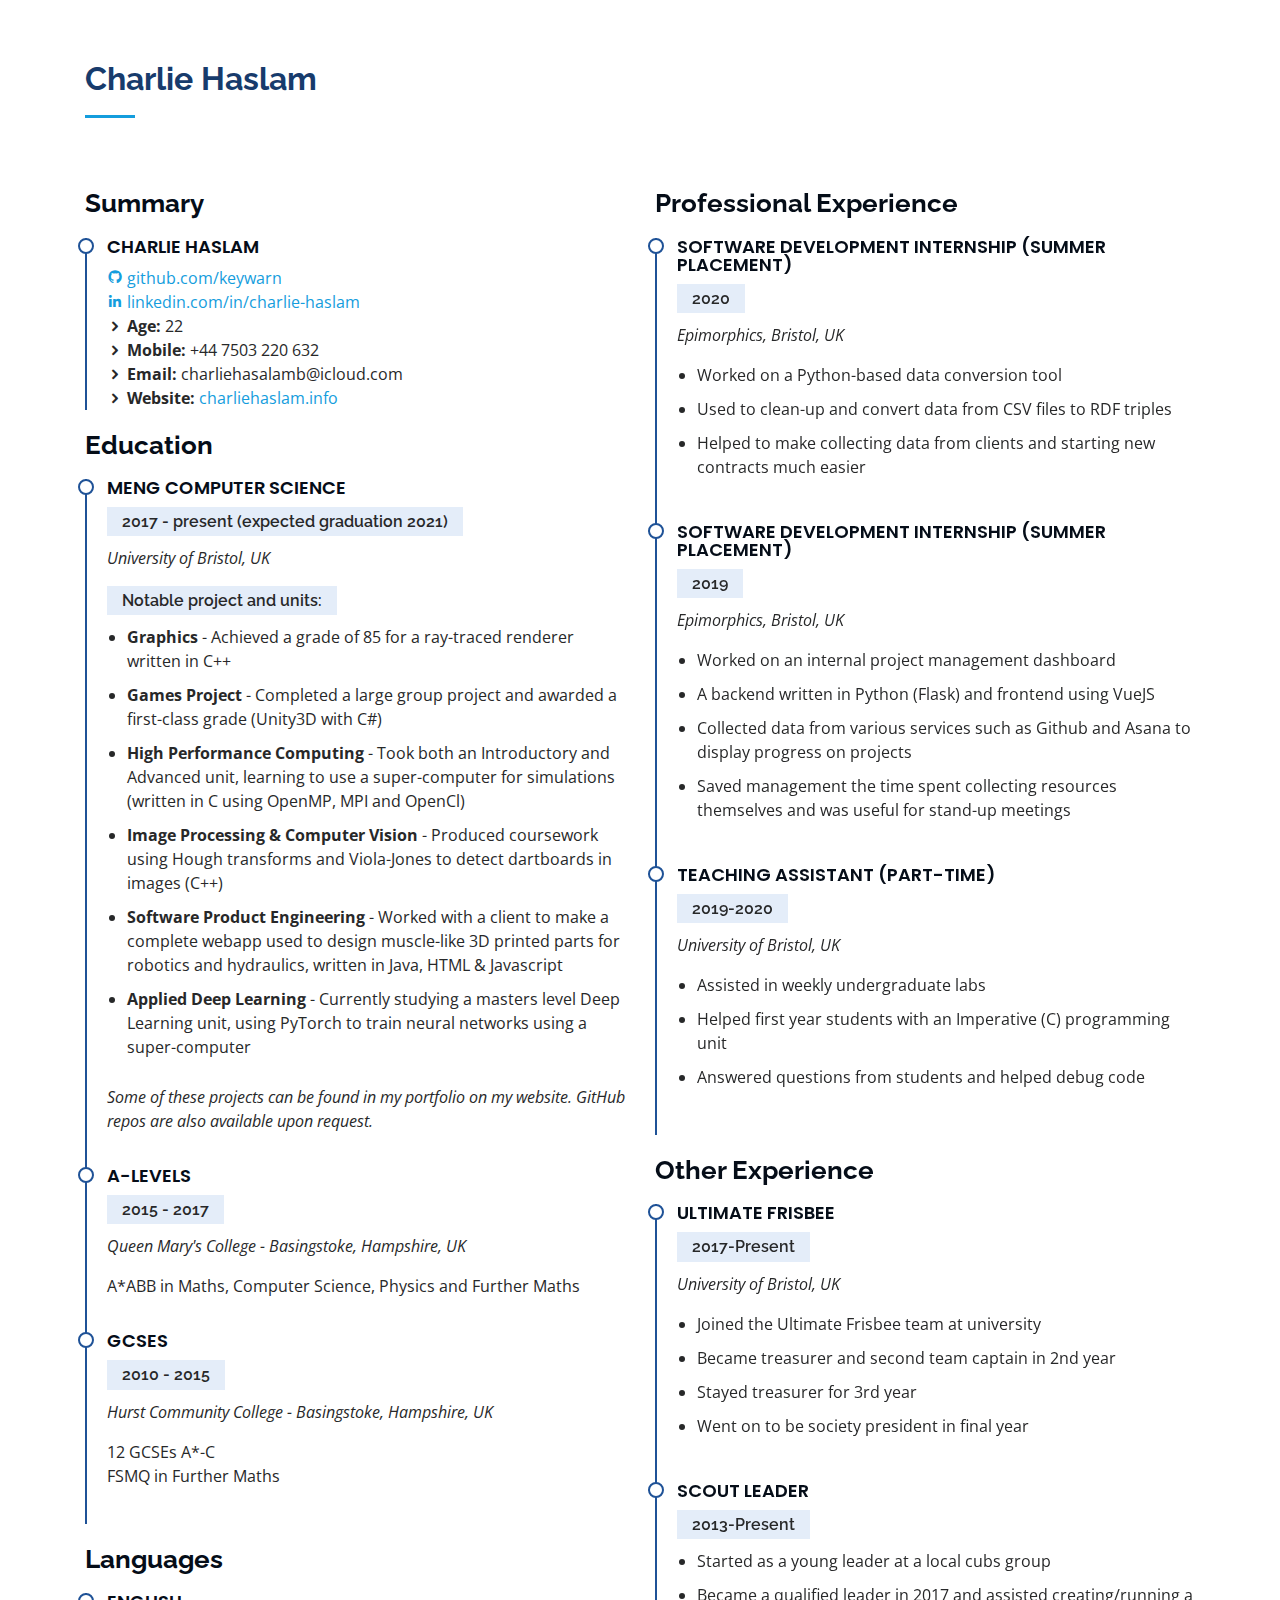
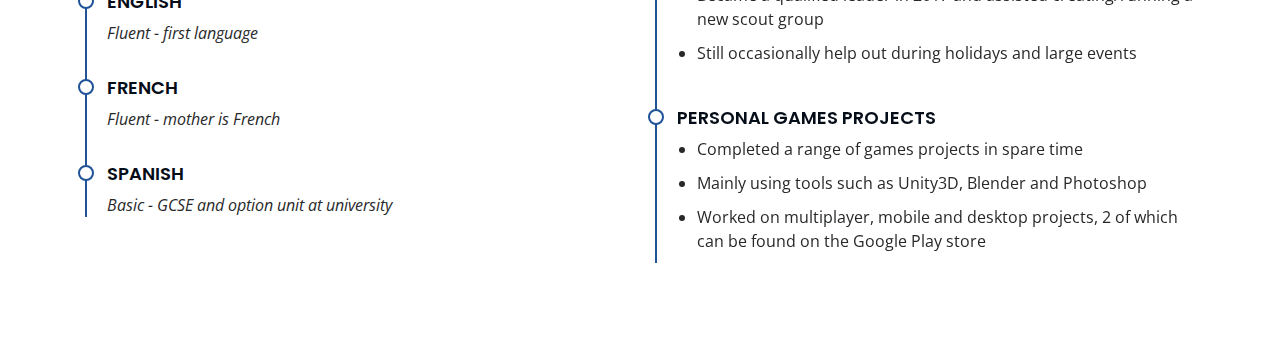
<file: cv.html>
<!DOCTYPE html>
<html lang="en">

<head>
  <meta charset="utf-8">
  <meta content="width=device-width, initial-scale=1.0" name="viewport">

  <title>Charlie Haslam CV</title>
  <meta content="" name="description">
  <meta content="" name="keywords">

  <!-- Favicons -->
  <link href="assets/img/favicon.png" rel="icon">
  <link href="assets/img/apple-touch-icon.png" rel="apple-touch-icon">

  <!-- Google Fonts -->
  <link href="https://fonts.googleapis.com/css?family=Open+Sans:300,300i,400,400i,600,600i,700,700i|Raleway:300,300i,400,400i,500,500i,600,600i,700,700i|Poppins:300,300i,400,400i,500,500i,600,600i,700,700i" rel="stylesheet">

  <!-- Vendor CSS Files -->
  <link href="assets/vendor/bootstrap/css/bootstrap.min.css" rel="stylesheet">
  <link href="assets/vendor/icofont/icofont.min.css" rel="stylesheet">
  <link href="assets/vendor/boxicons/css/boxicons.min.css" rel="stylesheet">
  <link href="assets/vendor/venobox/venobox.css" rel="stylesheet">
  <link href="assets/vendor/owl.carousel/assets/owl.carousel.min.css" rel="stylesheet">
  <link href="assets/vendor/aos/aos.css" rel="stylesheet">

  <!-- Template Main CSS File -->
  <link href="assets/css/style.css" rel="stylesheet">

  <!-- =======================================================
  * Template Name: iPortfolio - v1.4.1
  * Template URL: https://bootstrapmade.com/iportfolio-bootstrap-portfolio-websites-template/
  * Author: BootstrapMade.com
  * License: https://bootstrapmade.com/license/
  ======================================================== -->
</head>

<body>
    <!-- ======= Resume Section ======= -->
    <section id="resume" class="resume">
      <div class="container">

        <div class="section-title">
          <h2>Charlie Haslam</h2>
          <p></p>
        </div>

        <div class="row">
          <div class="col-lg-6 data-aos="fade-up">
            <h3 class="resume-title">Summary</h3>
            <div class="resume-item pb-0">
              <h4>Charlie Haslam</h4>
              
              <div class="social-links">
                <a href="https://github.com/keywarn" class="github"><i class="bx bxl-github"></i> github.com/keywarn</a><br>
                <a href="https://www.linkedin.com/in/charlie-haslam" class="linkedin"><i class="bx bxl-linkedin"></i> linkedin.com/in/charlie-haslam</a>
              </div>
                <p><i class="icofont-rounded-right"></i> <strong>Age:</strong> 22 <br>
                <i class="icofont-rounded-right"></i> <strong>Mobile:</strong> +44 7503 220 632<br>
                <i class="icofont-rounded-right"></i> <strong>Email:</strong> charliehasalamb@icloud.com<br>
                <i class="icofont-rounded-right"></i> <strong>Website:</strong> <a href =https://charliehaslam.info>charliehaslam.info</a></p>
            </div>
            
            <h3 class="resume-title">Education</h3>
            <div class="resume-item">
              <h4>MEng Computer Science </h4>
              <h5>2017 - present (expected graduation 2021)</h5>
              <p><em>University of Bristol, UK</em></p>
              <h5>Notable project and units:</h5>
              <ul>
                <li><b>Graphics</b> - Achieved a grade of 85 for a ray-traced renderer written in C++</li>
                <li><b>Games Project</b> - Completed a large group project and awarded a first-class grade (Unity3D with C#)</li>
                <li><b>High Performance Computing</b> - Took both an Introductory and Advanced unit, learning to use a super-computer for simulations (written in C using OpenMP, MPI and OpenCl)</li>
                <li><b>Image Processing & Computer Vision</b> - Produced coursework using Hough transforms and Viola-Jones to detect dartboards in images (C++)</li>
                <li><b>Software Product Engineering</b> - Worked with a client to make a complete webapp used to design muscle-like 3D printed parts for robotics and hydraulics, written in Java, HTML & Javascript</li>
                <li><b>Applied Deep Learning</b> - Currently studying a masters level Deep Learning unit, using PyTorch to train neural networks using a super-computer</li>
              </ul>
              <p><em>Some of these projects can be found in my portfolio on my website. GitHub repos are also available upon request.</em></p>
            </div>
            <div class="resume-item">
              <h4>A-Levels</h4>
              <h5>2015 - 2017</h5>
              <p><em>Queen Mary's College - Basingstoke, Hampshire, UK</em></p>
              <p> A*ABB in Maths, Computer Science, Physics and Further Maths</p>
            </div>
            <div class="resume-item">
              <h4>GCSEs</h4>
              <h5>2010 - 2015</h5>
              <p><em>Hurst Community College - Basingstoke, Hampshire, UK</em></p>
              <p> 12 GCSEs A*-C
                  <br>FSMQ in Further Maths</p>
            </div>
            <h3 class="resume-title">Languages</h3>
            <div class="resume-item">
              <h4>English</h4>
                <p><em>Fluent - first language</em></p>
            </div>
            <div class="resume-item">
              <h4>French</h4>
                <p><em>Fluent - mother is French</em></p>
            </div>
            <div class="resume-item">
            <h4>Spanish</h4>
                <p><em>Basic - GCSE and option unit at university</em></p>
            </div>
        </div>
          
          <div class="col-lg-6" data-aos="fade-up" data-aos-delay="100">
            <h3 class="resume-title">Professional Experience</h3>
            <div class="resume-item">
              <h4>Software Development Internship (Summer Placement)</h4>
              <h5>2020</h5>
              <p><em>Epimorphics, Bristol, UK</em></p>
              <ul>
                <li>Worked on a Python-based data conversion tool</li>
                <li>Used to clean-up and convert data from CSV files to RDF triples</li>
                <li>Helped to make collecting data from clients and starting new contracts much easier</li>
              </ul>
            </div>
            <div class="resume-item">
              <h4>Software Development Internship (Summer Placement)</h4>
              <h5>2019</h5>
              <p><em>Epimorphics, Bristol, UK</em></p>
              <ul>
                <li>Worked on an internal project management dashboard</li>
                <li>A backend written in Python (Flask) and frontend using VueJS</li>
                <li>Collected data from various services such as Github and Asana to display progress on projects</li>
                <li>Saved management the time spent collecting resources themselves and was useful for stand-up meetings</li>
              </ul>
            </div>
            <div class="resume-item">
              <h4>Teaching Assistant (Part-Time)</h4>
              <h5>2019-2020</h5>
              <p><em>University of Bristol, UK</em></p>
              <ul>
                <li>Assisted in weekly undergraduate labs</li>
                <li>Helped first year students with an Imperative (C) programming unit</li>
                <li>Answered questions from students and helped debug code</li>
              </ul>
            </div>

            <h3 class="resume-title">Other Experience</h3>
            <div class="resume-item">
              <h4>Ultimate Frisbee</h4>
              <h5>2017-Present</h5>
              <p><em>University of Bristol, UK</em></p>
              <ul>
                <li>Joined the Ultimate Frisbee team at university</li>
                <li>Became treasurer and second team captain in 2nd year</li>
                <li>Stayed treasurer for 3rd year</li>
                <li>Went on to be society president in final year</li>
              </ul>
            </div>
            <div class="resume-item">
              <h4>Scout Leader</h4>
              <h5>2013-Present</h5>
              <ul>
                <li>Started as a young leader at a local cubs group</li>
                <li>Became a qualified leader in 2017 and assisted creating/running a new scout group</li>
                <li>Still occasionally help out during holidays and large events</li>
              </ul>
            </div>
            <div class="resume-item">
              <h4>Personal Games Projects</h4>
              <ul>
                <li>Completed a range of games projects in spare time</li>
                <li>Mainly using tools such as Unity3D, Blender and Photoshop</li>
                <li>Worked on multiplayer, mobile and desktop projects, 2 of which can be found on the Google Play store</li>
              </ul>
            </div>
          </div>
        </div>

      </div>
    </section><!-- End Resume Section -->

  </main><!-- End #main -->
  <!-- Vendor JS Files -->
  <script src="assets/vendor/jquery/jquery.min.js"></script>
  <script src="assets/vendor/bootstrap/js/bootstrap.bundle.min.js"></script>
  <script src="assets/vendor/jquery.easing/jquery.easing.min.js"></script>
  <script src="assets/vendor/php-email-form/validate.js"></script>
  <script src="assets/vendor/waypoints/jquery.waypoints.min.js"></script>
  <script src="assets/vendor/counterup/counterup.min.js"></script>
  <script src="assets/vendor/isotope-layout/isotope.pkgd.min.js"></script>
  <script src="assets/vendor/venobox/venobox.min.js"></script>
  <script src="assets/vendor/owl.carousel/owl.carousel.min.js"></script>
  <script src="assets/vendor/typed.js/typed.min.js"></script>
  <script src="assets/vendor/aos/aos.js"></script>

  <!-- Template Main JS File -->
  <script src="assets/js/main.js"></script>

</body>

</html>
</file>
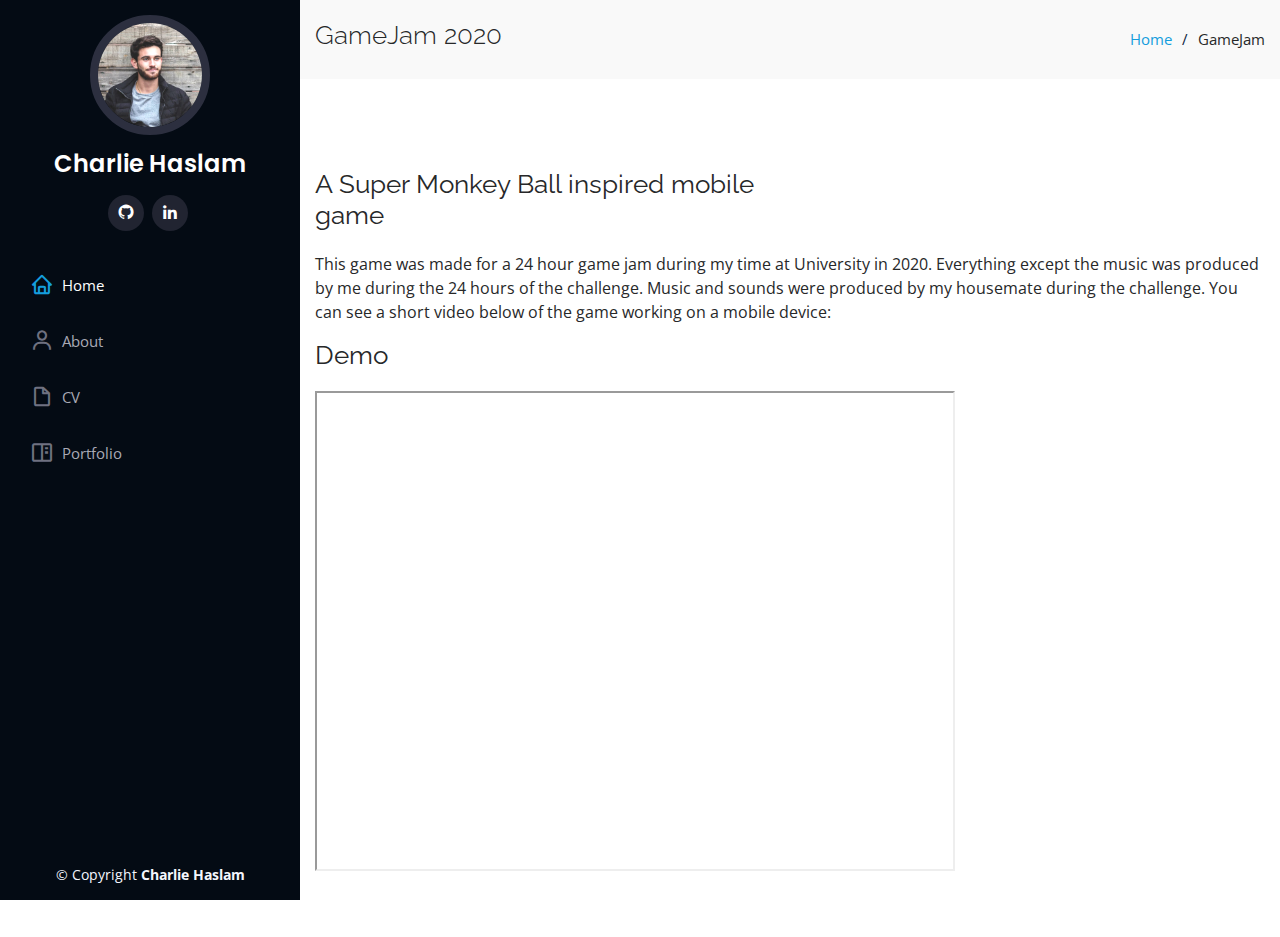
<file: gamejam-details.html>
<!DOCTYPE html>
<html lang="en">

<head>
  <meta charset="utf-8">
  <meta content="width=device-width, initial-scale=1.0" name="viewport">

  <title>Charlie Haslam - GameJam 2020</title>
  <meta content="" name="description">
  <meta content="" name="keywords">

  <!-- Favicons -->
  <link href="assets/img/favicon.png" rel="icon">
  <link href="assets/img/apple-touch-icon.png" rel="apple-touch-icon">

  <!-- Google Fonts -->
  <link href="https://fonts.googleapis.com/css?family=Open+Sans:300,300i,400,400i,600,600i,700,700i|Raleway:300,300i,400,400i,500,500i,600,600i,700,700i|Poppins:300,300i,400,400i,500,500i,600,600i,700,700i" rel="stylesheet">

  <!-- Vendor CSS Files -->
  <link href="assets/vendor/bootstrap/css/bootstrap.min.css" rel="stylesheet">
  <link href="assets/vendor/icofont/icofont.min.css" rel="stylesheet">
  <link href="assets/vendor/boxicons/css/boxicons.min.css" rel="stylesheet">
  <link href="assets/vendor/venobox/venobox.css" rel="stylesheet">
  <link href="assets/vendor/owl.carousel/assets/owl.carousel.min.css" rel="stylesheet">
  <link href="assets/vendor/aos/aos.css" rel="stylesheet">

  <!-- Template Main CSS File -->
  <link href="assets/css/style.css" rel="stylesheet">

  <!-- =======================================================
  * Template Name: iPortfolio - v1.4.1
  * Template URL: https://bootstrapmade.com/iportfolio-bootstrap-portfolio-websites-template/
  * Author: BootstrapMade.com
  * License: https://bootstrapmade.com/license/
  ======================================================== -->
</head>

<body>

  <!-- ======= Mobile nav toggle button ======= -->
  <button type="button" class="mobile-nav-toggle d-xl-none"><i class="icofont-navigation-menu"></i></button>

  <!-- ======= Header ======= -->
  <header id="header">
    <div class="d-flex flex-column">

      <div class="profile">
        <img src="assets/img/profile-img.jpg" alt="" class="img-fluid rounded-circle">
        <h1 class="text-light"><a href="index.html">Charlie Haslam</a></h1>
        <div class="social-links mt-3 text-center">
          <a href="https://github.com/keywarn" class="github"><i class="bx bxl-github"></i></a>
          <a href="https://www.linkedin.com/in/charlie-haslam-098868158/" class="linkedin"><i class="bx bxl-linkedin"></i></a>
        </div>
      </div>

      <nav class="nav-menu">
        <ul>
          <li class="active"><a href="index.html"><i class="bx bx-home"></i> <span>Home</span></a></li>
          <li><a href="index.html#about"><i class="bx bx-user"></i> <span>About</span></a></li>
          <li><a href="index.html#resume"><i class="bx bx-file-blank"></i> <span>CV</span></a></li>
          <li><a href="index.html#portfolio"><i class="bx bx-book-content"></i> Portfolio</a></li>

        </ul>
      </nav><!-- .nav-menu -->
      <button type="button" class="mobile-nav-toggle d-xl-none"><i class="icofont-navigation-menu"></i></button>

    </div>
  </header><!-- End Header -->

  <main id="main">

    <!-- ======= Breadcrumbs ======= -->
    <section id="breadcrumbs" class="breadcrumbs">
      <div class="container">

        <div class="d-flex justify-content-between align-items-center">
          <h2>GameJam 2020</h2>
          <ol>
            <li><a href="index.html">Home</a></li>
            <li>GameJam</li>
          </ol>
        </div>

      </div>
    </section><!-- End Breadcrumbs -->

    <!-- ======= Portfolio Details Section ======= -->
    <section id="portfolio-details" class="portfolio-details">
      <div class="container">

        <div class="portfolio-details-container">
          <div class="portfolio-description">
            <h2>A Super Monkey Ball inspired mobile game</h2>
            <p>
              This game was made for a 24 hour game jam during my time at University in 2020. Everything except the music was produced by me during the 24 hours of the challenge. Music and sounds were produced by my housemate during the challenge. You can see a short video below of the game working on a mobile device:

            <h2>Demo</h2>
            <iframe src="https://drive.google.com/file/d/13J9uo80l9vh2NEHlb05Fgz812MHwrWkc/preview" width="640" height="480"></iframe>
        </div>

        

      </div>
    </section><!-- End Portfolio Details Section -->

  </main><!-- End #main -->

  <!-- ======= Footer ======= -->
  <footer id="footer">
    <div class="container">
      <div class="copyright">
        &copy; Copyright <strong><span>Charlie Haslam</span></strong>
      </div>
    </div>
  </footer><!-- End  Footer -->

  <a href="#" class="back-to-top"><i class="icofont-simple-up"></i></a>

  <!-- Vendor JS Files -->
  <script src="assets/vendor/jquery/jquery.min.js"></script>
  <script src="assets/vendor/bootstrap/js/bootstrap.bundle.min.js"></script>
  <script src="assets/vendor/jquery.easing/jquery.easing.min.js"></script>
  <script src="assets/vendor/php-email-form/validate.js"></script>
  <script src="assets/vendor/waypoints/jquery.waypoints.min.js"></script>
  <script src="assets/vendor/counterup/counterup.min.js"></script>
  <script src="assets/vendor/isotope-layout/isotope.pkgd.min.js"></script>
  <script src="assets/vendor/venobox/venobox.min.js"></script>
  <script src="assets/vendor/owl.carousel/owl.carousel.min.js"></script>
  <script src="assets/vendor/typed.js/typed.min.js"></script>
  <script src="assets/vendor/aos/aos.js"></script>

  <!-- Template Main JS File -->
  <script src="assets/js/main.js"></script>

</body>

</html>
</file>
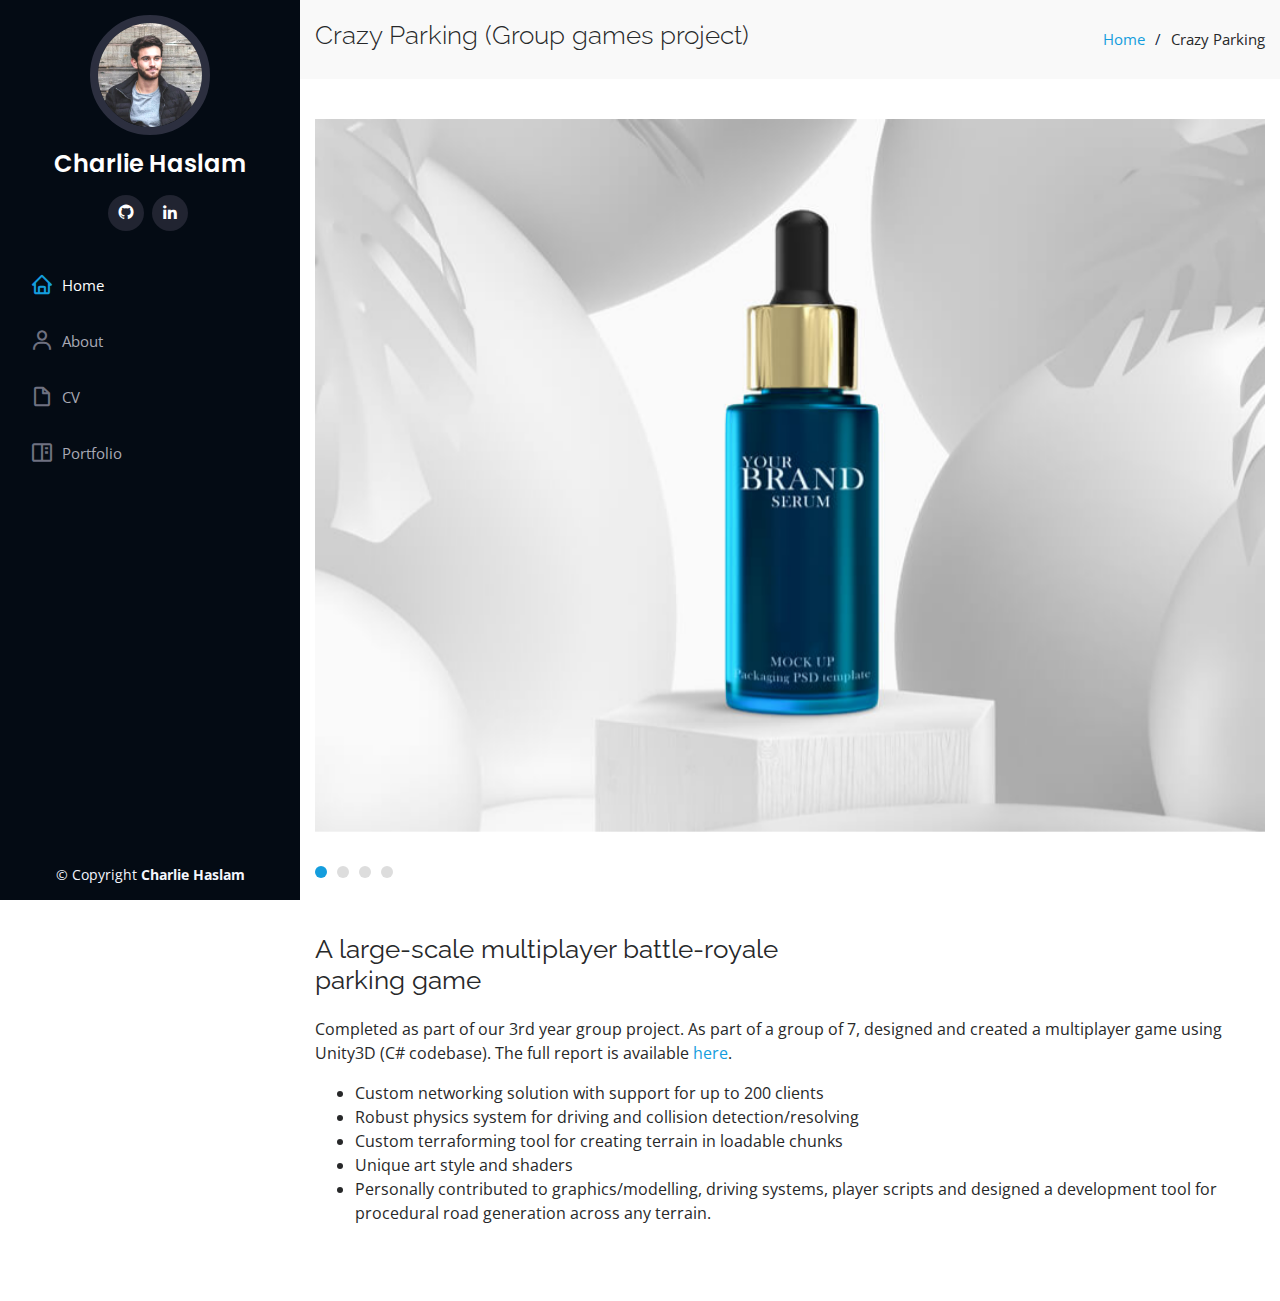
<file: games-details.html>
<!DOCTYPE html>
<html lang="en">

<head>
  <meta charset="utf-8">
  <meta content="width=device-width, initial-scale=1.0" name="viewport">

  <title>Charlie Haslam - Crazy Parking</title>
  <meta content="" name="description">
  <meta content="" name="keywords">

  <!-- Favicons -->
  <link href="assets/img/favicon.png" rel="icon">
  <link href="assets/img/apple-touch-icon.png" rel="apple-touch-icon">

  <!-- Google Fonts -->
  <link href="https://fonts.googleapis.com/css?family=Open+Sans:300,300i,400,400i,600,600i,700,700i|Raleway:300,300i,400,400i,500,500i,600,600i,700,700i|Poppins:300,300i,400,400i,500,500i,600,600i,700,700i" rel="stylesheet">

  <!-- Vendor CSS Files -->
  <link href="assets/vendor/bootstrap/css/bootstrap.min.css" rel="stylesheet">
  <link href="assets/vendor/icofont/icofont.min.css" rel="stylesheet">
  <link href="assets/vendor/boxicons/css/boxicons.min.css" rel="stylesheet">
  <link href="assets/vendor/venobox/venobox.css" rel="stylesheet">
  <link href="assets/vendor/owl.carousel/assets/owl.carousel.min.css" rel="stylesheet">
  <link href="assets/vendor/aos/aos.css" rel="stylesheet">

  <!-- Template Main CSS File -->
  <link href="assets/css/style.css" rel="stylesheet">

  <!-- =======================================================
  * Template Name: iPortfolio - v1.4.1
  * Template URL: https://bootstrapmade.com/iportfolio-bootstrap-portfolio-websites-template/
  * Author: BootstrapMade.com
  * License: https://bootstrapmade.com/license/
  ======================================================== -->
</head>

<body>

  <!-- ======= Mobile nav toggle button ======= -->
  <button type="button" class="mobile-nav-toggle d-xl-none"><i class="icofont-navigation-menu"></i></button>

  <!-- ======= Header ======= -->
  <header id="header">
    <div class="d-flex flex-column">

      <div class="profile">
        <img src="assets/img/profile-img.jpg" alt="" class="img-fluid rounded-circle">
        <h1 class="text-light"><a href="index.html">Charlie Haslam</a></h1>
        <div class="social-links mt-3 text-center">
          <a href="https://github.com/keywarn" class="github"><i class="bx bxl-github"></i></a>
          <a href="https://www.linkedin.com/in/charlie-haslam-098868158/" class="linkedin"><i class="bx bxl-linkedin"></i></a>
        </div>
      </div>

      <nav class="nav-menu">
        <ul>
          <li class="active"><a href="index.html"><i class="bx bx-home"></i> <span>Home</span></a></li>
          <li><a href="index.html#about"><i class="bx bx-user"></i> <span>About</span></a></li>
          <li><a href="index.html#resume"><i class="bx bx-file-blank"></i> <span>CV</span></a></li>
          <li><a href="index.html#portfolio"><i class="bx bx-book-content"></i> Portfolio</a></li>

        </ul>
      </nav><!-- .nav-menu -->
      <button type="button" class="mobile-nav-toggle d-xl-none"><i class="icofont-navigation-menu"></i></button>

    </div>
  </header><!-- End Header -->

  <main id="main">

    <!-- ======= Breadcrumbs ======= -->
    <section id="breadcrumbs" class="breadcrumbs">
      <div class="container">

        <div class="d-flex justify-content-between align-items-center">
          <h2>Crazy Parking (Group games project)</h2>
          <ol>
            <li><a href="index.html">Home</a></li>
            <li>Crazy Parking</li>
          </ol>
        </div>

      </div>
    </section><!-- End Breadcrumbs -->

    <!-- ======= Portfolio Details Section ======= -->
    <section id="portfolio-details" class="portfolio-details">
      <div class="container">

        <div class="portfolio-details-container">

          <div class="owl-carousel portfolio-details-carousel">
            <img src="assets/img/portfolio/portfolio-2.jpg" class="img-fluid" alt="">
            <img src="assets/img/portfolio/curve.jpg" class="img-fluid" alt="">
            <img src="assets/img/portfolio/road.jpg" class="img-fluid" alt="">
            <img src="assets/img/portfolio/chunk.jpg" class="img-fluid" alt="">
          </div>

        </div>

        <div class="portfolio-description">
          <h2>A large-scale multiplayer battle-royale parking game</h2>
          <p>
            Completed as part of our 3rd year group project. As part of a group of 7, designed and created a multiplayer game using Unity3D (C# codebase). The full report is available <a href="assets/img/portfolio/Parking_Report.pdf" target="blank_"> here</a>.
            <ul>
              <li>Custom networking solution with support for up to 200 clients</li>
              <li>Robust physics system for driving and collision detection/resolving</li>
              <li>Custom terraforming tool for creating terrain in loadable chunks</li>
              <li>Unique art style and shaders</li>
              <li>Personally contributed to graphics/modelling, driving systems, player scripts and designed a development tool for procedural road generation across any terrain.</li>

            </ul>
          </p>
        </div>

      </div>
    </section><!-- End Portfolio Details Section -->

  </main><!-- End #main -->

  <!-- ======= Footer ======= -->
  <footer id="footer">
    <div class="container">
      <div class="copyright">
        &copy; Copyright <strong><span>Charlie Haslam</span></strong>
      </div>
    </div>
  </footer><!-- End  Footer -->

  <a href="#" class="back-to-top"><i class="icofont-simple-up"></i></a>

  <!-- Vendor JS Files -->
  <script src="assets/vendor/jquery/jquery.min.js"></script>
  <script src="assets/vendor/bootstrap/js/bootstrap.bundle.min.js"></script>
  <script src="assets/vendor/jquery.easing/jquery.easing.min.js"></script>
  <script src="assets/vendor/php-email-form/validate.js"></script>
  <script src="assets/vendor/waypoints/jquery.waypoints.min.js"></script>
  <script src="assets/vendor/counterup/counterup.min.js"></script>
  <script src="assets/vendor/isotope-layout/isotope.pkgd.min.js"></script>
  <script src="assets/vendor/venobox/venobox.min.js"></script>
  <script src="assets/vendor/owl.carousel/owl.carousel.min.js"></script>
  <script src="assets/vendor/typed.js/typed.min.js"></script>
  <script src="assets/vendor/aos/aos.js"></script>

  <!-- Template Main JS File -->
  <script src="assets/js/main.js"></script>

</body>

</html>
</file>
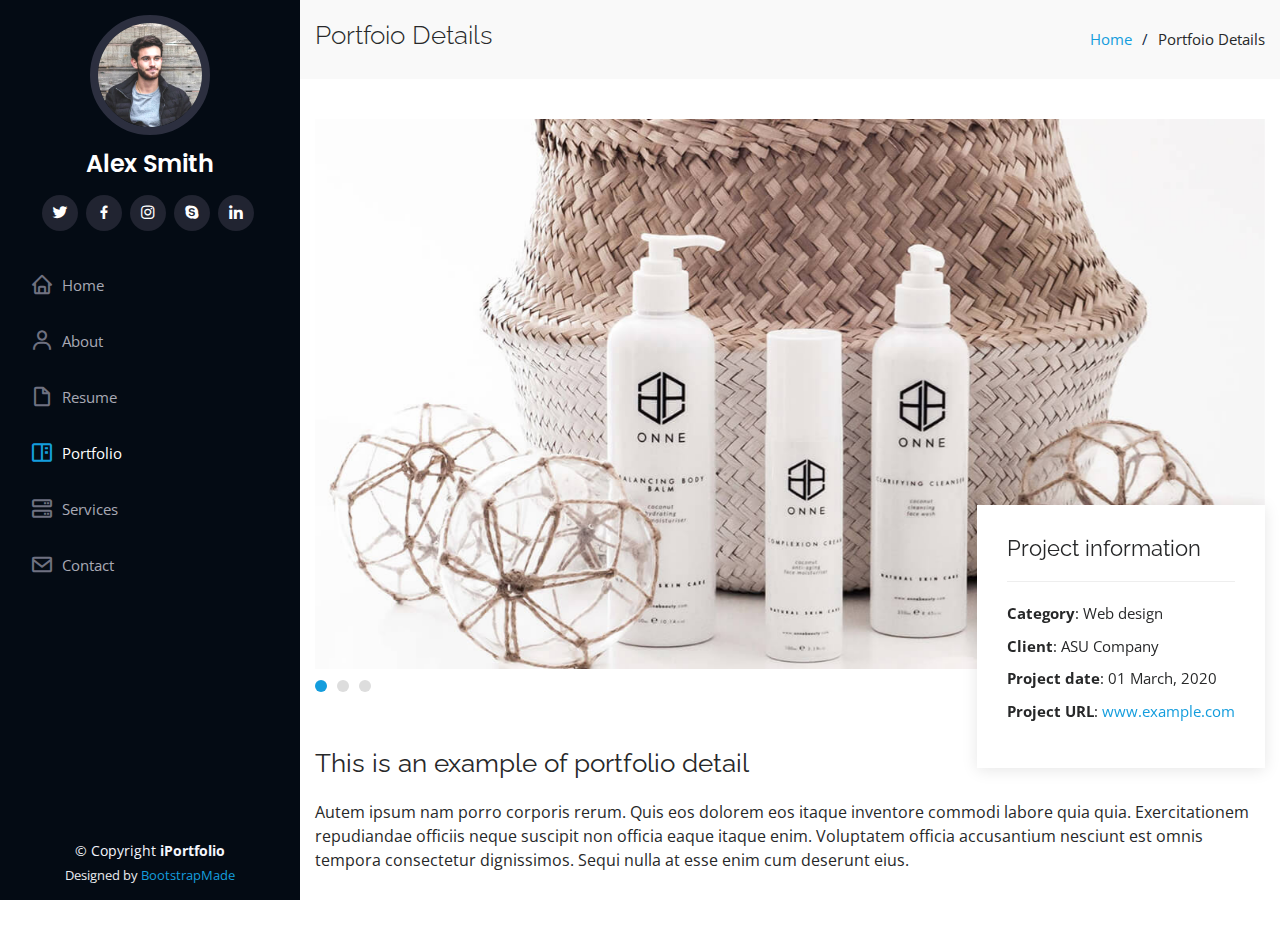
<file: graphics-details.html>
<!DOCTYPE html>
<html lang="en">

<head>
  <meta charset="utf-8">
  <meta content="width=device-width, initial-scale=1.0" name="viewport">

  <title>Portfolio Details - iPortfolio Bootstrap Template</title>
  <meta content="" name="description">
  <meta content="" name="keywords">

  <!-- Favicons -->
  <link href="assets/img/favicon.png" rel="icon">
  <link href="assets/img/apple-touch-icon.png" rel="apple-touch-icon">

  <!-- Google Fonts -->
  <link href="https://fonts.googleapis.com/css?family=Open+Sans:300,300i,400,400i,600,600i,700,700i|Raleway:300,300i,400,400i,500,500i,600,600i,700,700i|Poppins:300,300i,400,400i,500,500i,600,600i,700,700i" rel="stylesheet">

  <!-- Vendor CSS Files -->
  <link href="assets/vendor/bootstrap/css/bootstrap.min.css" rel="stylesheet">
  <link href="assets/vendor/icofont/icofont.min.css" rel="stylesheet">
  <link href="assets/vendor/boxicons/css/boxicons.min.css" rel="stylesheet">
  <link href="assets/vendor/venobox/venobox.css" rel="stylesheet">
  <link href="assets/vendor/owl.carousel/assets/owl.carousel.min.css" rel="stylesheet">
  <link href="assets/vendor/aos/aos.css" rel="stylesheet">

  <!-- Template Main CSS File -->
  <link href="assets/css/style.css" rel="stylesheet">

  <!-- =======================================================
  * Template Name: iPortfolio - v1.4.1
  * Template URL: https://bootstrapmade.com/iportfolio-bootstrap-portfolio-websites-template/
  * Author: BootstrapMade.com
  * License: https://bootstrapmade.com/license/
  ======================================================== -->
</head>

<body>

  <!-- ======= Mobile nav toggle button ======= -->
  <button type="button" class="mobile-nav-toggle d-xl-none"><i class="icofont-navigation-menu"></i></button>

  <!-- ======= Header ======= -->
  <header id="header">
    <div class="d-flex flex-column">

      <div class="profile">
        <img src="assets/img/profile-img.jpg" alt="" class="img-fluid rounded-circle">
        <h1 class="text-light"><a href="index.html">Alex Smith</a></h1>
        <div class="social-links mt-3 text-center">
          <a href="#" class="twitter"><i class="bx bxl-twitter"></i></a>
          <a href="#" class="facebook"><i class="bx bxl-facebook"></i></a>
          <a href="#" class="instagram"><i class="bx bxl-instagram"></i></a>
          <a href="#" class="google-plus"><i class="bx bxl-skype"></i></a>
          <a href="#" class="linkedin"><i class="bx bxl-linkedin"></i></a>
        </div>
      </div>

      <nav class="nav-menu">
        <ul>
          <li><a href="index.html"><i class="bx bx-home"></i> <span>Home</span></a></li>
          <li><a href="#about"><i class="bx bx-user"></i> <span>About</span></a></li>
          <li><a href="#resume"><i class="bx bx-file-blank"></i> <span>Resume</span></a></li>
          <li class="active"><a href="#portfolio"><i class="bx bx-book-content"></i> Portfolio</a></li>
          <li><a href="#services"><i class="bx bx-server"></i> Services</a></li>
          <li><a href="#contact"><i class="bx bx-envelope"></i> Contact</a></li>

        </ul>
      </nav><!-- .nav-menu -->
      <button type="button" class="mobile-nav-toggle d-xl-none"><i class="icofont-navigation-menu"></i></button>

    </div>
  </header><!-- End Header -->

  <main id="main">

    <!-- ======= Breadcrumbs ======= -->
    <section id="breadcrumbs" class="breadcrumbs">
      <div class="container">

        <div class="d-flex justify-content-between align-items-center">
          <h2>Portfoio Details</h2>
          <ol>
            <li><a href="index.html">Home</a></li>
            <li>Portfoio Details</li>
          </ol>
        </div>

      </div>
    </section><!-- End Breadcrumbs -->

    <!-- ======= Portfolio Details Section ======= -->
    <section id="portfolio-details" class="portfolio-details">
      <div class="container">

        <div class="portfolio-details-container">

          <div class="owl-carousel portfolio-details-carousel">
            <img src="assets/img/portfolio-details-1.jpg" class="img-fluid" alt="">
            <img src="assets/img/portfolio-details-2.jpg" class="img-fluid" alt="">
            <img src="assets/img/portfolio-details-3.jpg" class="img-fluid" alt="">
          </div>

          <div class="portfolio-info">
            <h3>Project information</h3>
            <ul>
              <li><strong>Category</strong>: Web design</li>
              <li><strong>Client</strong>: ASU Company</li>
              <li><strong>Project date</strong>: 01 March, 2020</li>
              <li><strong>Project URL</strong>: <a href="#">www.example.com</a></li>
            </ul>
          </div>

        </div>

        <div class="portfolio-description">
          <h2>This is an example of portfolio detail</h2>
          <p>
            Autem ipsum nam porro corporis rerum. Quis eos dolorem eos itaque inventore commodi labore quia quia. Exercitationem repudiandae officiis neque suscipit non officia eaque itaque enim. Voluptatem officia accusantium nesciunt est omnis tempora consectetur dignissimos. Sequi nulla at esse enim cum deserunt eius.
          </p>
        </div>

      </div>
    </section><!-- End Portfolio Details Section -->

  </main><!-- End #main -->

  <!-- ======= Footer ======= -->
  <footer id="footer">
    <div class="container">
      <div class="copyright">
        &copy; Copyright <strong><span>iPortfolio</span></strong>
      </div>
      <div class="credits">
        <!-- All the links in the footer should remain intact. -->
        <!-- You can delete the links only if you purchased the pro version. -->
        <!-- Licensing information: https://bootstrapmade.com/license/ -->
        <!-- Purchase the pro version with working PHP/AJAX contact form: https://bootstrapmade.com/iportfolio-bootstrap-portfolio-websites-template/ -->
        Designed by <a href="https://bootstrapmade.com/">BootstrapMade</a>
      </div>
    </div>
  </footer><!-- End  Footer -->

  <a href="#" class="back-to-top"><i class="icofont-simple-up"></i></a>

  <!-- Vendor JS Files -->
  <script src="assets/vendor/jquery/jquery.min.js"></script>
  <script src="assets/vendor/bootstrap/js/bootstrap.bundle.min.js"></script>
  <script src="assets/vendor/jquery.easing/jquery.easing.min.js"></script>
  <script src="assets/vendor/php-email-form/validate.js"></script>
  <script src="assets/vendor/waypoints/jquery.waypoints.min.js"></script>
  <script src="assets/vendor/counterup/counterup.min.js"></script>
  <script src="assets/vendor/isotope-layout/isotope.pkgd.min.js"></script>
  <script src="assets/vendor/venobox/venobox.min.js"></script>
  <script src="assets/vendor/owl.carousel/owl.carousel.min.js"></script>
  <script src="assets/vendor/typed.js/typed.min.js"></script>
  <script src="assets/vendor/aos/aos.js"></script>

  <!-- Template Main JS File -->
  <script src="assets/js/main.js"></script>

</body>

</html>
</file>
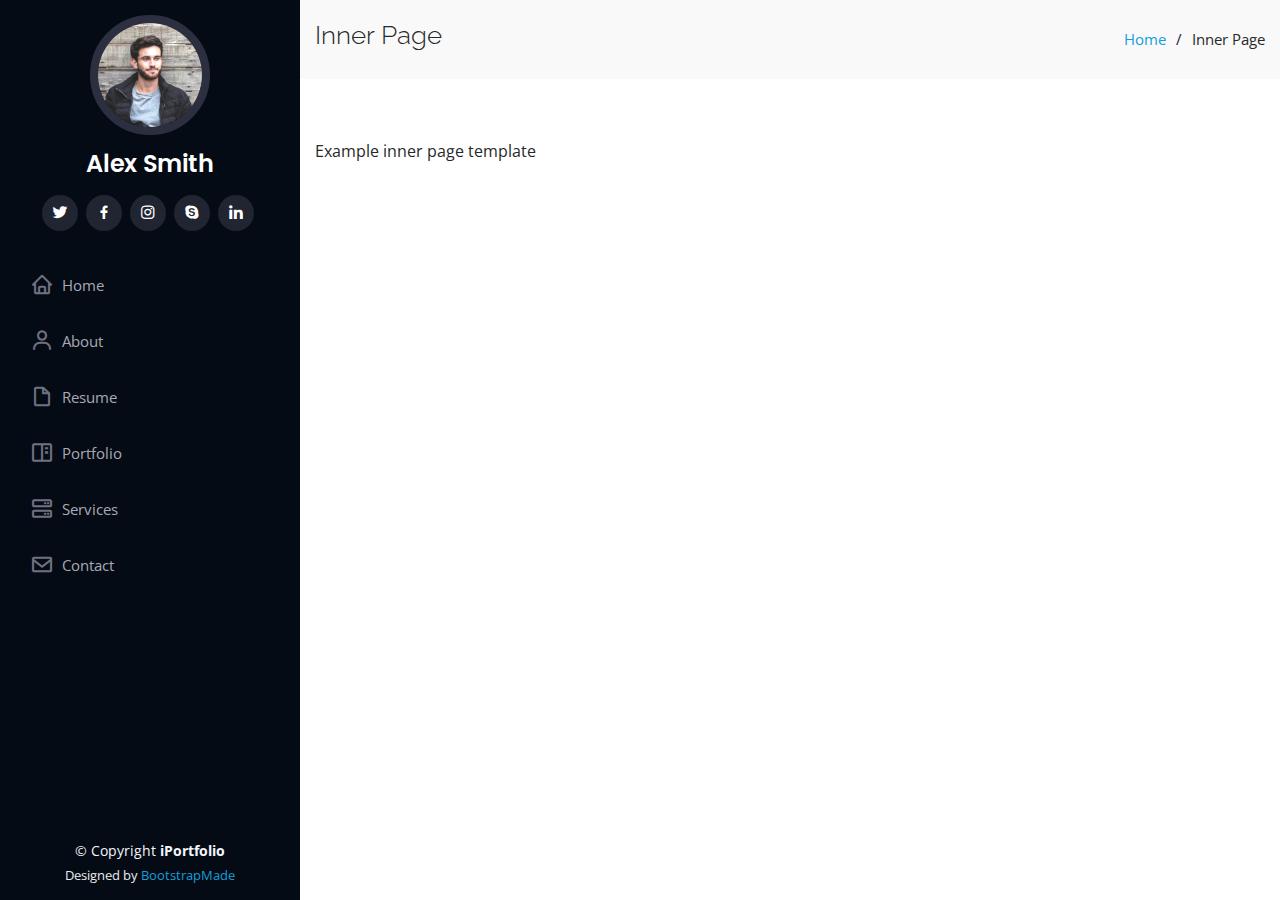
<file: inner-page.html>
<!DOCTYPE html>
<html lang="en">

<head>
  <meta charset="utf-8">
  <meta content="width=device-width, initial-scale=1.0" name="viewport">

  <title>Inner Page - iPortfolio Bootstrap Template</title>
  <meta content="" name="description">
  <meta content="" name="keywords">

  <!-- Favicons -->
  <link href="assets/img/favicon.png" rel="icon">
  <link href="assets/img/apple-touch-icon.png" rel="apple-touch-icon">

  <!-- Google Fonts -->
  <link href="https://fonts.googleapis.com/css?family=Open+Sans:300,300i,400,400i,600,600i,700,700i|Raleway:300,300i,400,400i,500,500i,600,600i,700,700i|Poppins:300,300i,400,400i,500,500i,600,600i,700,700i" rel="stylesheet">

  <!-- Vendor CSS Files -->
  <link href="assets/vendor/bootstrap/css/bootstrap.min.css" rel="stylesheet">
  <link href="assets/vendor/icofont/icofont.min.css" rel="stylesheet">
  <link href="assets/vendor/boxicons/css/boxicons.min.css" rel="stylesheet">
  <link href="assets/vendor/venobox/venobox.css" rel="stylesheet">
  <link href="assets/vendor/owl.carousel/assets/owl.carousel.min.css" rel="stylesheet">
  <link href="assets/vendor/aos/aos.css" rel="stylesheet">

  <!-- Template Main CSS File -->
  <link href="assets/css/style.css" rel="stylesheet">

  <!-- =======================================================
  * Template Name: iPortfolio - v1.4.1
  * Template URL: https://bootstrapmade.com/iportfolio-bootstrap-portfolio-websites-template/
  * Author: BootstrapMade.com
  * License: https://bootstrapmade.com/license/
  ======================================================== -->
</head>

<body>

  <!-- ======= Mobile nav toggle button ======= -->
  <button type="button" class="mobile-nav-toggle d-xl-none"><i class="icofont-navigation-menu"></i></button>

  <!-- ======= Header ======= -->
  <header id="header">
    <div class="d-flex flex-column">

      <div class="profile">
        <img src="assets/img/profile-img.jpg" alt="" class="img-fluid rounded-circle">
        <h1 class="text-light"><a href="index.html">Alex Smith</a></h1>
        <div class="social-links mt-3 text-center">
          <a href="#" class="twitter"><i class="bx bxl-twitter"></i></a>
          <a href="#" class="facebook"><i class="bx bxl-facebook"></i></a>
          <a href="#" class="instagram"><i class="bx bxl-instagram"></i></a>
          <a href="#" class="google-plus"><i class="bx bxl-skype"></i></a>
          <a href="#" class="linkedin"><i class="bx bxl-linkedin"></i></a>
        </div>
      </div>

      <nav class="nav-menu">
        <ul>
          <li><a href="index.html"><i class="bx bx-home"></i> <span>Home</span></a></li>
          <li><a href="#about"><i class="bx bx-user"></i> <span>About</span></a></li>
          <li><a href="#resume"><i class="bx bx-file-blank"></i> <span>Resume</span></a></li>
          <li><a href="#portfolio"><i class="bx bx-book-content"></i> Portfolio</a></li>
          <li><a href="#services"><i class="bx bx-server"></i> Services</a></li>
          <li><a href="#contact"><i class="bx bx-envelope"></i> Contact</a></li>

        </ul>
      </nav><!-- .nav-menu -->
      <button type="button" class="mobile-nav-toggle d-xl-none"><i class="icofont-navigation-menu"></i></button>

    </div>
  </header><!-- End Header -->

  <main id="main">

    <!-- ======= Breadcrumbs ======= -->
    <section class="breadcrumbs">
      <div class="container">

        <div class="d-flex justify-content-between align-items-center">
          <h2>Inner Page</h2>
          <ol>
            <li><a href="index.html">Home</a></li>
            <li>Inner Page</li>
          </ol>
        </div>

      </div>
    </section><!-- End Breadcrumbs -->

    <section class="inner-page">
      <div class="container">
        <p>
          Example inner page template
        </p>
      </div>
    </section>

  </main><!-- End #main -->

  <!-- ======= Footer ======= -->
  <footer id="footer">
    <div class="container">
      <div class="copyright">
        &copy; Copyright <strong><span>iPortfolio</span></strong>
      </div>
      <div class="credits">
        <!-- All the links in the footer should remain intact. -->
        <!-- You can delete the links only if you purchased the pro version. -->
        <!-- Licensing information: https://bootstrapmade.com/license/ -->
        <!-- Purchase the pro version with working PHP/AJAX contact form: https://bootstrapmade.com/iportfolio-bootstrap-portfolio-websites-template/ -->
        Designed by <a href="https://bootstrapmade.com/">BootstrapMade</a>
      </div>
    </div>
  </footer><!-- End  Footer -->

  <a href="#" class="back-to-top"><i class="icofont-simple-up"></i></a>

  <!-- Vendor JS Files -->
  <script src="assets/vendor/jquery/jquery.min.js"></script>
  <script src="assets/vendor/bootstrap/js/bootstrap.bundle.min.js"></script>
  <script src="assets/vendor/jquery.easing/jquery.easing.min.js"></script>
  <script src="assets/vendor/php-email-form/validate.js"></script>
  <script src="assets/vendor/waypoints/jquery.waypoints.min.js"></script>
  <script src="assets/vendor/counterup/counterup.min.js"></script>
  <script src="assets/vendor/isotope-layout/isotope.pkgd.min.js"></script>
  <script src="assets/vendor/venobox/venobox.min.js"></script>
  <script src="assets/vendor/owl.carousel/owl.carousel.min.js"></script>
  <script src="assets/vendor/typed.js/typed.min.js"></script>
  <script src="assets/vendor/aos/aos.js"></script>

  <!-- Template Main JS File -->
  <script src="assets/js/main.js"></script>

</body>

</html>
</file>
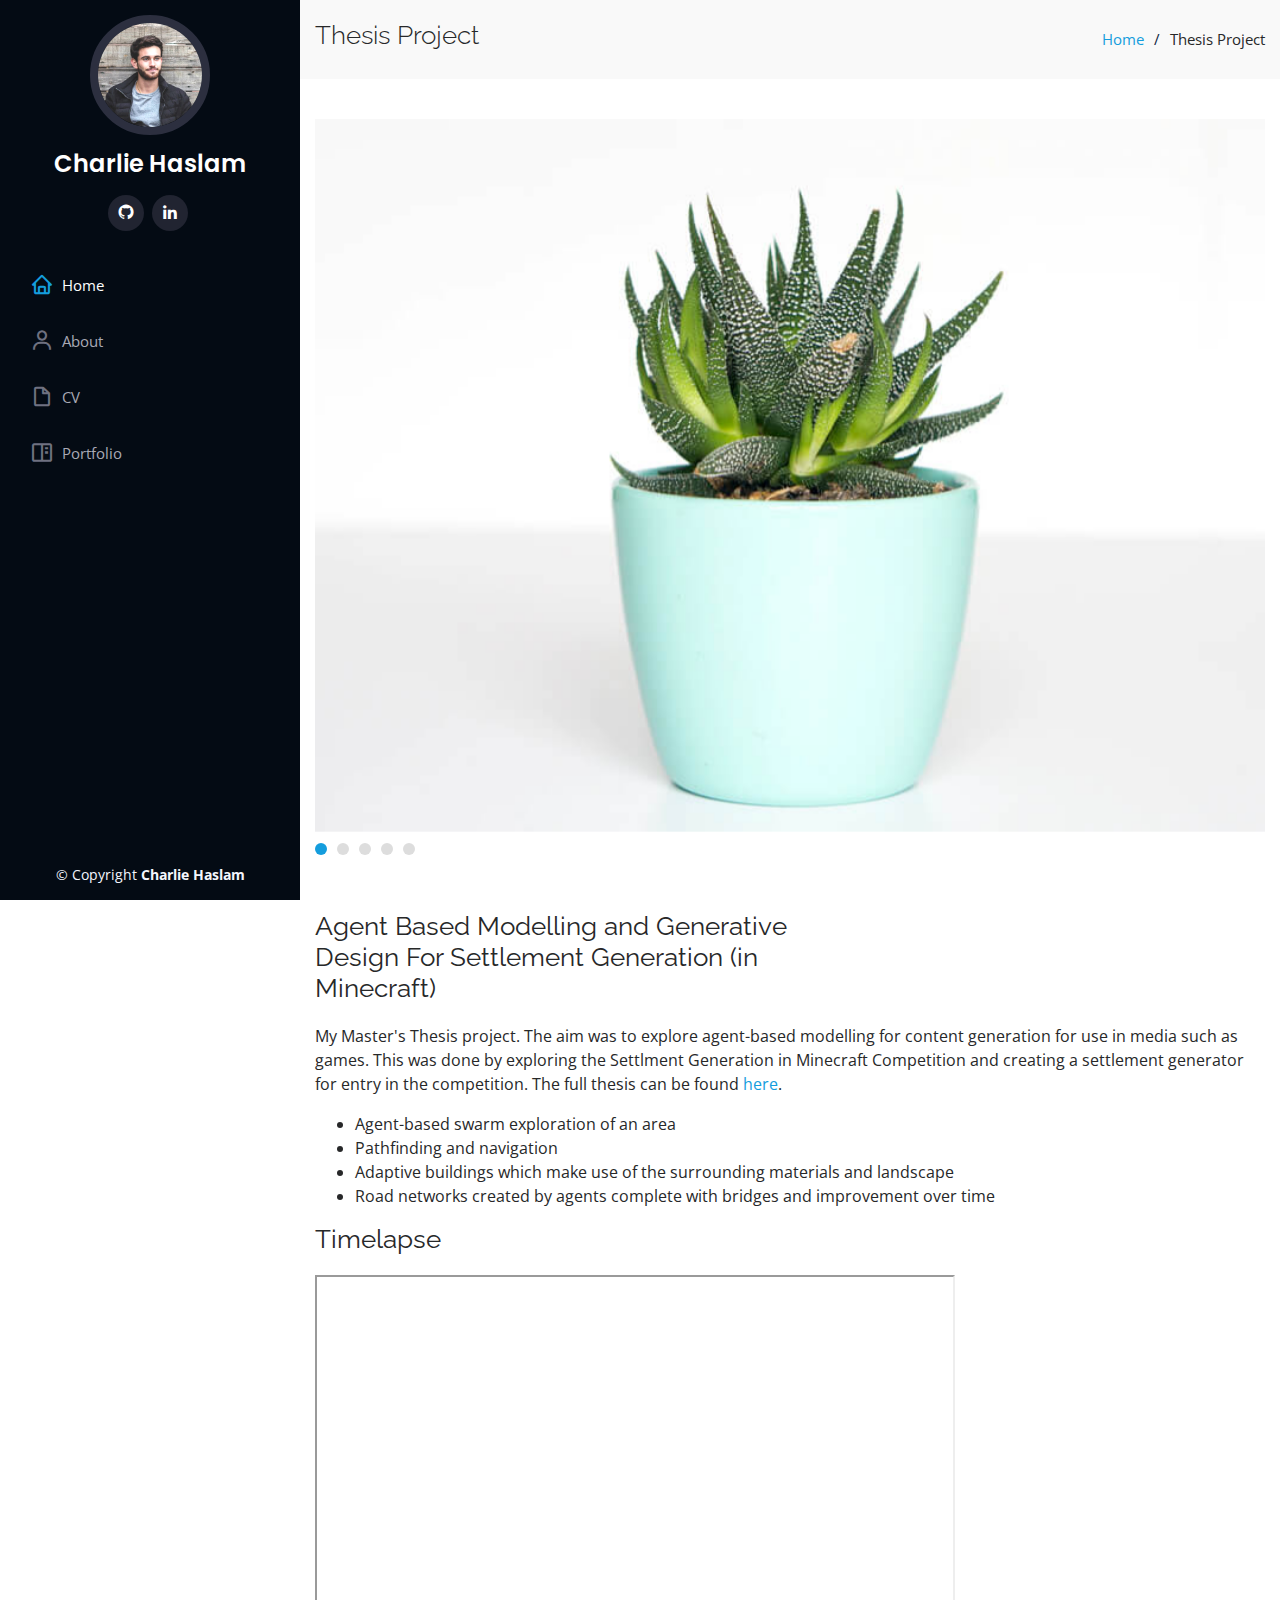
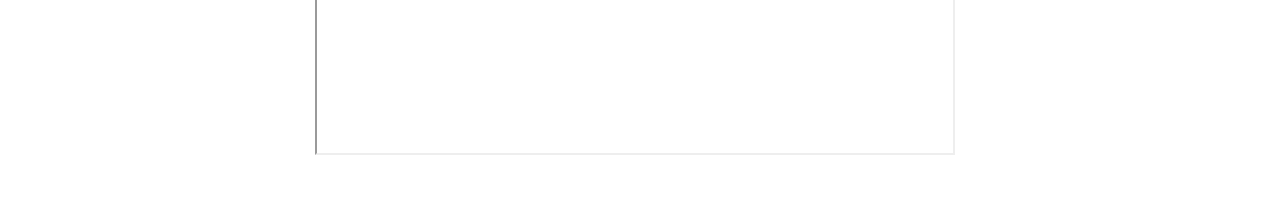
<file: thesis.html>
<!DOCTYPE html>
<html lang="en">

<head>
  <meta charset="utf-8">
  <meta content="width=device-width, initial-scale=1.0" name="viewport">

  <title>Charlie Haslam - Thesis Project</title>
  <meta content="" name="description">
  <meta content="" name="keywords">

  <!-- Favicons -->
  <link href="assets/img/favicon.png" rel="icon">
  <link href="assets/img/apple-touch-icon.png" rel="apple-touch-icon">

  <!-- Google Fonts -->
  <link href="https://fonts.googleapis.com/css?family=Open+Sans:300,300i,400,400i,600,600i,700,700i|Raleway:300,300i,400,400i,500,500i,600,600i,700,700i|Poppins:300,300i,400,400i,500,500i,600,600i,700,700i" rel="stylesheet">

  <!-- Vendor CSS Files -->
  <link href="assets/vendor/bootstrap/css/bootstrap.min.css" rel="stylesheet">
  <link href="assets/vendor/icofont/icofont.min.css" rel="stylesheet">
  <link href="assets/vendor/boxicons/css/boxicons.min.css" rel="stylesheet">
  <link href="assets/vendor/venobox/venobox.css" rel="stylesheet">
  <link href="assets/vendor/owl.carousel/assets/owl.carousel.min.css" rel="stylesheet">
  <link href="assets/vendor/aos/aos.css" rel="stylesheet">

  <!-- Template Main CSS File -->
  <link href="assets/css/style.css" rel="stylesheet">

  <!-- =======================================================
  * Template Name: iPortfolio - v1.4.1
  * Template URL: https://bootstrapmade.com/iportfolio-bootstrap-portfolio-websites-template/
  * Author: BootstrapMade.com
  * License: https://bootstrapmade.com/license/
  ======================================================== -->
</head>

<body>

  <!-- ======= Mobile nav toggle button ======= -->
  <button type="button" class="mobile-nav-toggle d-xl-none"><i class="icofont-navigation-menu"></i></button>

  <!-- ======= Header ======= -->
  <header id="header">
    <div class="d-flex flex-column">

      <div class="profile">
        <img src="assets/img/profile-img.jpg" alt="" class="img-fluid rounded-circle">
        <h1 class="text-light"><a href="index.html">Charlie Haslam</a></h1>
        <div class="social-links mt-3 text-center">
          <a href="https://github.com/keywarn" class="github"><i class="bx bxl-github"></i></a>
          <a href="https://www.linkedin.com/in/charlie-haslam-098868158/" class="linkedin"><i class="bx bxl-linkedin"></i></a>
        </div>
      </div>

      <nav class="nav-menu">
        <ul>
          <li class="active"><a href="index.html"><i class="bx bx-home"></i> <span>Home</span></a></li>
          <li><a href="index.html#about"><i class="bx bx-user"></i> <span>About</span></a></li>
          <li><a href="index.html#resume"><i class="bx bx-file-blank"></i> <span>CV</span></a></li>
          <li><a href="index.html#portfolio"><i class="bx bx-book-content"></i> Portfolio</a></li>

        </ul>
      </nav><!-- .nav-menu -->
      <button type="button" class="mobile-nav-toggle d-xl-none"><i class="icofont-navigation-menu"></i></button>

    </div>
  </header><!-- End Header -->

  <main id="main">

    <!-- ======= Breadcrumbs ======= -->
    <section id="breadcrumbs" class="breadcrumbs">
      <div class="container">

        <div class="d-flex justify-content-between align-items-center">
          <h2>Thesis Project</h2>
          <ol>
            <li><a href="index.html">Home</a></li>
            <li>Thesis Project</li>
          </ol>
        </div>

      </div>
    </section><!-- End Breadcrumbs -->

    <!-- ======= Portfolio Details Section ======= -->
    <section id="portfolio-details" class="portfolio-details">
      <div class="container">

        <div class="portfolio-details-container">

          <div class="owl-carousel portfolio-details-carousel">
            <img src="assets/img/portfolio/portfolio-4.jpg" class="img-fluid" alt="">
            <img src="assets/img/portfolio/block.png" class="img-fluid" alt="">
            <img src="assets/img/portfolio/plot.png" class="img-fluid" alt="">
            <img src="assets/img/portfolio/road.png" class="img-fluid" alt="">
            <img src="assets/img/portfolio/height.png" class="img-fluid" alt="">
          </div>

        </div>

        <div class="portfolio-description">
          <h2>Agent Based Modelling and Generative Design For Settlement Generation (in Minecraft)</h2>
          <p>
            My Master's Thesis project. The aim was to explore agent-based modelling for content generation for use in media such as games. This was done by exploring the Settlment Generation in Minecraft Competition and creating a settlement generator for entry in the competition. The full thesis can be found <a href="assets/img/portfolio/Thesis.pdf" target="blank_"> here</a>.
            <ul>
              <li>Agent-based swarm exploration of an area</li>
              <li>Pathfinding and navigation</li>
              <li>Adaptive buildings which make use of the surrounding materials and landscape</li>
              <li>Road networks created by agents complete with bridges and improvement over time</li>
            </ul>
          </p>

          <h2>Timelapse</h2>
            <iframe src="https://drive.google.com/file/d/1OH40ESSCSfnP6tSURhN7GLfx1yKcXwEO/preview" width="640" height="480"></iframe>
        </div>

      </div>
    </section><!-- End Portfolio Details Section -->

  </main><!-- End #main -->

  <!-- ======= Footer ======= -->
  <footer id="footer">
    <div class="container">
      <div class="copyright">
        &copy; Copyright <strong><span>Charlie Haslam</span></strong>
      </div>
    </div>
  </footer><!-- End  Footer -->

  <a href="#" class="back-to-top"><i class="icofont-simple-up"></i></a>

  <!-- Vendor JS Files -->
  <script src="assets/vendor/jquery/jquery.min.js"></script>
  <script src="assets/vendor/bootstrap/js/bootstrap.bundle.min.js"></script>
  <script src="assets/vendor/jquery.easing/jquery.easing.min.js"></script>
  <script src="assets/vendor/php-email-form/validate.js"></script>
  <script src="assets/vendor/waypoints/jquery.waypoints.min.js"></script>
  <script src="assets/vendor/counterup/counterup.min.js"></script>
  <script src="assets/vendor/isotope-layout/isotope.pkgd.min.js"></script>
  <script src="assets/vendor/venobox/venobox.min.js"></script>
  <script src="assets/vendor/owl.carousel/owl.carousel.min.js"></script>
  <script src="assets/vendor/typed.js/typed.min.js"></script>
  <script src="assets/vendor/aos/aos.js"></script>

  <!-- Template Main JS File -->
  <script src="assets/js/main.js"></script>

</body>

</html>
</file>
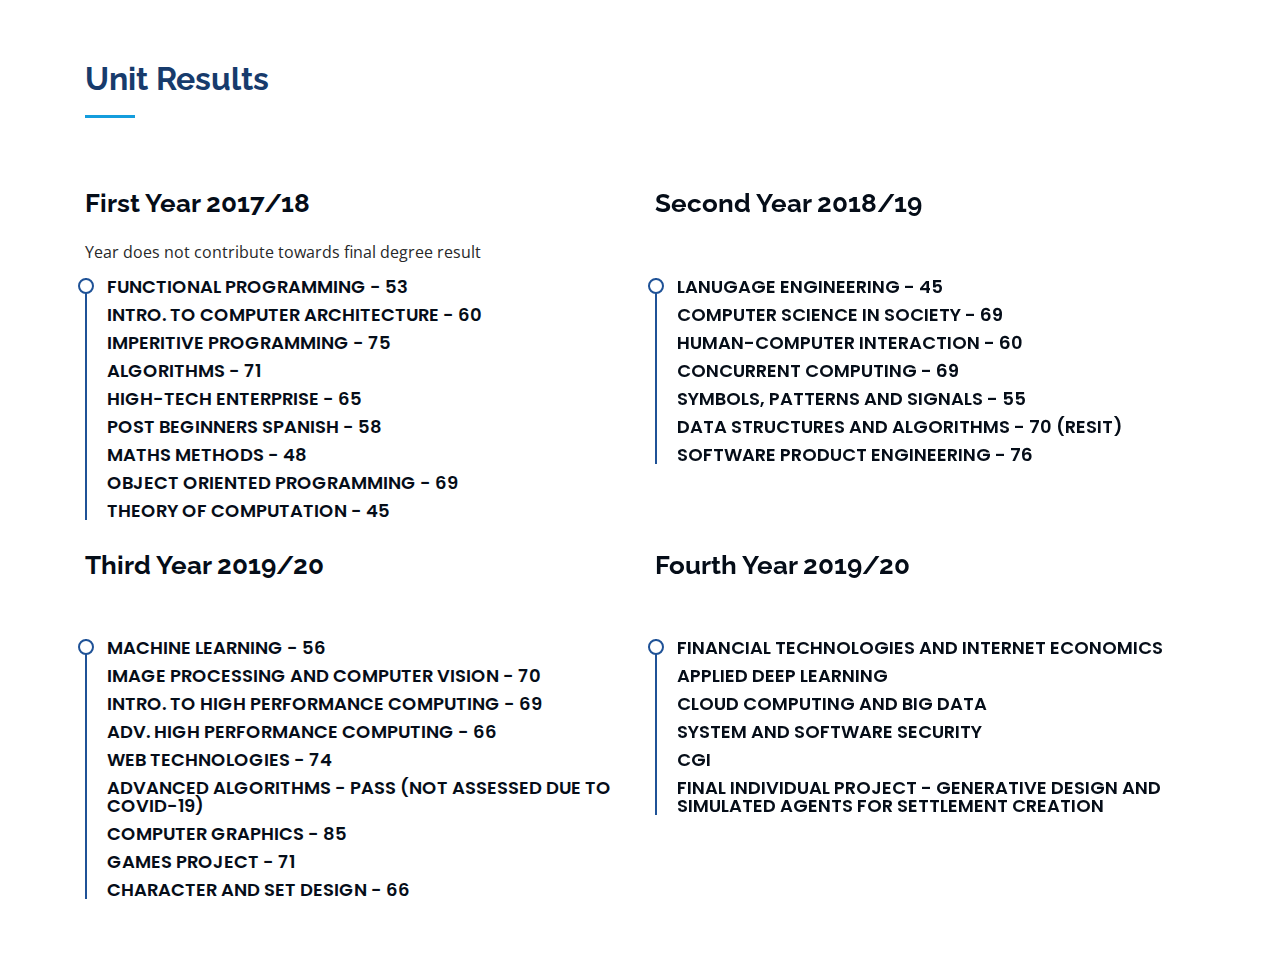
<file: unitResults.html>
<!DOCTYPE html>
<html lang="en">

<head>
  <meta charset="utf-8">
  <meta content="width=device-width, initial-scale=1.0" name="viewport">

  <title>Unit Results</title>
  <meta content="" name="description">
  <meta content="" name="keywords">

  <!-- Favicons -->
  <link href="assets/img/favicon.png" rel="icon">
  <link href="assets/img/apple-touch-icon.png" rel="apple-touch-icon">

  <!-- Google Fonts -->
  <link href="https://fonts.googleapis.com/css?family=Open+Sans:300,300i,400,400i,600,600i,700,700i|Raleway:300,300i,400,400i,500,500i,600,600i,700,700i|Poppins:300,300i,400,400i,500,500i,600,600i,700,700i" rel="stylesheet">

  <!-- Vendor CSS Files -->
  <link href="assets/vendor/bootstrap/css/bootstrap.min.css" rel="stylesheet">
  <link href="assets/vendor/icofont/icofont.min.css" rel="stylesheet">
  <link href="assets/vendor/boxicons/css/boxicons.min.css" rel="stylesheet">
  <link href="assets/vendor/venobox/venobox.css" rel="stylesheet">
  <link href="assets/vendor/owl.carousel/assets/owl.carousel.min.css" rel="stylesheet">
  <link href="assets/vendor/aos/aos.css" rel="stylesheet">

  <!-- Template Main CSS File -->
  <link href="assets/css/style.css" rel="stylesheet">

  <!-- =======================================================
  * Template Name: iPortfolio - v1.4.1
  * Template URL: https://bootstrapmade.com/iportfolio-bootstrap-portfolio-websites-template/
  * Author: BootstrapMade.com
  * License: https://bootstrapmade.com/license/
  ======================================================== -->
</head>

<body>
    <!-- ======= Resume Section ======= -->
    <section id="resume" class="resume">
      <div class="container">

        <div class="section-title">
          <h2>Unit Results</h2>
          <p></p>
        </div>

        <div class="row">
          <div class="col-lg-6 data-aos="fade-up">
            <h3 class="resume-title">First Year 2017/18</h3>
            <p>Year does not contribute towards final degree result</p>
            <div class="resume-item pb-0">
              <h4>Functional Programming - 53</h4>
              <h4>Intro. to Computer Architecture - 60</h4>
              <h4>Imperitive Programming - 75</h4>
              <h4>Algorithms - 71</h4>
              <h4>High-Tech Enterprise - 65</h4>
              <h4>Post Beginners Spanish - 58</h4>
              <h4>Maths Methods - 48</h4>
              <h4>Object Oriented Programming - 69</h4>
              <h4>Theory of Computation - 45</h4>
            </div>

          </div>
          
          <div class="col-lg-6" data-aos="fade-up" data-aos-delay="100">
            <h3 class="resume-title">Second Year 2018/19</h3>
            <p><br></p>
            <div class="resume-item">
                <h4>Lanugage Engineering - 45</h4>
                <h4>Computer Science in Society - 69</h4>
                <h4>Human-Computer Interaction - 60</h4>
                <h4>Concurrent Computing - 69</h4>
                <h4>Symbols, Patterns and Signals - 55</h4>
                <h4>Data Structures and Algorithms - 70 (resit)</h4>
                <h4>Software Product Engineering - 76</h4>
            </div>
          </div>
        </div>

        <div class="row">
            <div class="col-lg-6 data-aos="fade-up">
              <h3 class="resume-title">Third Year 2019/20</h3>
              <p><br></p>
              <div class="resume-item pb-0">
                <h4>Machine Learning - 56</h4>
                <h4>Image Processing and Computer Vision - 70</h4>
                <h4>Intro. to High Performance Computing - 69</h4>
                <h4>Adv. High Performance Computing - 66</h4>
                <h4>Web Technologies - 74</h4>
                <h4>Advanced Algorithms - Pass (not assessed due to Covid-19)</h4>
                <h4>Computer Graphics - 85</h4>
                <h4>Games Project - 71</h4>
                <h4>Character and Set Design - 66</h4>
              </div>
  
            </div>
            
            <div class="col-lg-6" data-aos="fade-up" data-aos-delay="100">
              <h3 class="resume-title">Fourth Year 2019/20</h3>
              <p><br></p>
              <div class="resume-item">
                <h4>Financial Technologies and Internet Economics</h4>
                <h4>Applied Deep Learning</h4>
                <h4>Cloud Computing and Big Data</h4>
                <h4>System and Software Security</h4>
                <h4>CGI</h4>
                <h4>Final Individual Project - Generative Design and Simulated Agents for Settlement Creation</h4>
              </div>
            </div>
          </div>

      </div>
    </section><!-- End Resume Section -->

  </main><!-- End #main -->
  <!-- Vendor JS Files -->
  <script src="assets/vendor/jquery/jquery.min.js"></script>
  <script src="assets/vendor/bootstrap/js/bootstrap.bundle.min.js"></script>
  <script src="assets/vendor/jquery.easing/jquery.easing.min.js"></script>
  <script src="assets/vendor/php-email-form/validate.js"></script>
  <script src="assets/vendor/waypoints/jquery.waypoints.min.js"></script>
  <script src="assets/vendor/counterup/counterup.min.js"></script>
  <script src="assets/vendor/isotope-layout/isotope.pkgd.min.js"></script>
  <script src="assets/vendor/venobox/venobox.min.js"></script>
  <script src="assets/vendor/owl.carousel/owl.carousel.min.js"></script>
  <script src="assets/vendor/typed.js/typed.min.js"></script>
  <script src="assets/vendor/aos/aos.js"></script>

  <!-- Template Main JS File -->
  <script src="assets/js/main.js"></script>

</body>

</html>
</file>
<file: assets/vendor/venobox/venobox.css>
/* ------ venobox.css --------*/
.vbox-overlay *, .vbox-overlay *:before, .vbox-overlay *:after{
    -webkit-backface-visibility: hidden;
    -webkit-box-sizing:border-box;
    -moz-box-sizing:border-box;
    box-sizing:border-box;
}
.vbox-overlay * { 
    -webkit-backface-visibility: visible;
    backface-visibility: visible;
}
.vbox-overlay{
    display: -webkit-flex;
    display: flex;
    -webkit-flex-direction: column;
    flex-direction: column;
    -webkit-justify-content: center;
    justify-content: center;
    -webkit-align-items: center;
    align-items: center;
    position: fixed;
    left: 0;
    top: 0;
    bottom: 0;
    right: 0;
    z-index: 999999;
}

/* ----- navigation ----- */
.vbox-title{
    width: 100%;
    height: 40px;
    float: left;
    text-align: center;
    line-height: 28px;
    font-size: 12px;
    padding: 6px 50px;
    overflow: hidden;
    position: fixed;
    display: none;
    left: 0;
    z-index: 89;
}
.vbox-close{
    cursor: pointer;
    position: fixed;
    top: -1px;
    right: 0;
    width: 50px;
    height: 40px;
    padding: 6px;
    display: block;
    background-position:10px center;
    overflow: hidden;
    font-size: 24px;
    line-height: 1;
    text-align: center;
    z-index: 99;
}
.vbox-left{
    cursor: pointer;
    position: fixed;
    left: 0;
    height: 40px;
    overflow: hidden;
    line-height: 28px;
    font-size: 12px;
    z-index: 99;
    display: flex;
    align-items:center;
}
.vbox-num{
    display: inline-block;
    margin: 6px 0 6px 15px;
}
/* ----- Social share ----- */
.vbox-share{
    line-height: 28px;
    font-size: 12px;
    overflow: hidden;
    position: fixed;
    left: 0;
    z-index: 98;
    display: flex;
    align-items:center;
    justify-content: center;
    width: 100%;
    text-align: center;
}
.vbox-share svg{
    max-height: 28px;
    width: 28px;
    z-index: 10;
    margin-left: 12px;
    margin-top: 6px;
    margin-bottom: 6px;
    vertical-align: middle;
}


/* ----- navigation ARROWS ----- */
.vbox-next, .vbox-prev{
    position: fixed;
    top: 50%;
    margin-top: -15px;
    overflow: hidden;
    cursor: pointer;
    display: block;
    width: 45px;
    height: 45px;
    z-index: 99;
}
.vbox-next span, .vbox-prev span{
    position: relative;
    width: 20px;
    height: 20px;
    border: 2px solid transparent;
    border-top-color: #B6B6B6;
    border-right-color: #B6B6B6;
    text-indent: -100px;
    position: absolute;
    top: 8px;
    display: block;
}
.vbox-prev{
    left: 15px;
}
.vbox-next{
    right: 15px;
}
.vbox-prev span{
    left: 10px;
    -ms-transform: rotate(-135deg);
    -webkit-transform: rotate(-135deg);
    transform: rotate(-135deg);
}
.vbox-next span{
    -ms-transform: rotate(45deg);
    -webkit-transform: rotate(45deg);
    transform: rotate(45deg);
    right: 10px;
}
/* ------- inline window ------ */
.vbox-inline{
    width: 420px;
    height: 315px;
    height: 70vh;
    padding: 10px;
    background: #fff;
    margin: 0 auto;
    overflow: auto;
    text-align: left;
}
/* ------- Video & iFrames window ------ */
.venoframe{
    max-width: 100%;
    width: 100%;
    border: none;
    width: 100%;
    height: 260px;
    height: 70vh;
}
.venoframe.vbvid{
    height: 260px;
}
@media (min-width: 768px) {
    .venoframe, .vbox-inline{
        width: 90%;
        height: 360px;
        height: 70vh;
    }
    .venoframe.vbvid{
        width: 640px;
        height: 360px;
    }
}
@media (min-width: 992px) {
    .venoframe, .vbox-inline{
        max-width: 1200px;
        width: 80%;
        height: 540px;
        height: 70vh;
    }
    .venoframe.vbvid{
        width: 960px;
        height: 540px;
    }
}
/* 
Please do NOT edit this part! 
or at least read this note: http://i.imgur.com/7C0ws9e.gif
*/
.vbox-open{
    overflow: hidden;
}
.vbox-container{
    position: absolute;
    left: 0;
    right: 0;
    top: 0;
    bottom: 0;
    overflow-x: hidden;
    overflow-y: scroll;
    overflow-scrolling: touch;
    -webkit-overflow-scrolling: touch;
    z-index: 20;
    max-height: 100%;

}

.vbox-content{
    text-align: center;
    float: left;
    width: 100%;
    position: relative;
    overflow: hidden;
    padding: 20px 4%;
}
.vbox-container img{
    max-width: 100%;
    height: auto;
}
.vbox-figlio{
    box-shadow: 0 0 12px rgba(0,0,0,0.19), 0 6px 6px rgba(0,0,0,0.23);
    max-width: 100%;
    text-align: initial;
}
img.vbox-figlio{
    -webkit-user-select: none;
-khtml-user-select: none;
-moz-user-select: none;
-o-user-select: none;
user-select: none;
}
.vbox-content.swipe-left{
    margin-left: -200px !important;
}
.vbox-content.swipe-right{
    margin-left: 200px !important;
}
.vbox-animated{
    webkit-transition: margin 300ms ease-out;
    transition: margin 300ms ease-out;
}

/* ---------- preloader ----------
 * SPINKIT 
 * http://tobiasahlin.com/spinkit/
-------------------------------- */
.sk-double-bounce,.sk-rotating-plane{width:40px;height:40px;margin:40px auto}.sk-rotating-plane{background-color:#333;-webkit-animation:sk-rotatePlane 1.2s infinite ease-in-out;animation:sk-rotatePlane 1.2s infinite ease-in-out}@-webkit-keyframes sk-rotatePlane{0%{-webkit-transform:perspective(120px) rotateX(0) rotateY(0);transform:perspective(120px) rotateX(0) rotateY(0)}50%{-webkit-transform:perspective(120px) rotateX(-180.1deg) rotateY(0);transform:perspective(120px) rotateX(-180.1deg) rotateY(0)}100%{-webkit-transform:perspective(120px) rotateX(-180deg) rotateY(-179.9deg);transform:perspective(120px) rotateX(-180deg) rotateY(-179.9deg)}}@keyframes sk-rotatePlane{0%{-webkit-transform:perspective(120px) rotateX(0) rotateY(0);transform:perspective(120px) rotateX(0) rotateY(0)}50%{-webkit-transform:perspective(120px) rotateX(-180.1deg) rotateY(0);transform:perspective(120px) rotateX(-180.1deg) rotateY(0)}100%{-webkit-transform:perspective(120px) rotateX(-180deg) rotateY(-179.9deg);transform:perspective(120px) rotateX(-180deg) rotateY(-179.9deg)}}.sk-double-bounce{position:relative}.sk-double-bounce .sk-child{width:100%;height:100%;border-radius:50%;background-color:#333;opacity:.6;position:absolute;top:0;left:0;-webkit-animation:sk-doubleBounce 2s infinite ease-in-out;animation:sk-doubleBounce 2s infinite ease-in-out}.sk-chasing-dots .sk-child,.sk-spinner-pulse,.sk-three-bounce .sk-child{background-color:#333;border-radius:100%}.sk-double-bounce .sk-double-bounce2{-webkit-animation-delay:-1s;animation-delay:-1s}@-webkit-keyframes sk-doubleBounce{0%,100%{-webkit-transform:scale(0);transform:scale(0)}50%{-webkit-transform:scale(1);transform:scale(1)}}@keyframes sk-doubleBounce{0%,100%{-webkit-transform:scale(0);transform:scale(0)}50%{-webkit-transform:scale(1);transform:scale(1)}}.sk-wave{margin:40px auto;width:50px;height:40px;text-align:center;font-size:10px}.sk-wave .sk-rect{background-color:#333;height:100%;width:6px;display:inline-block;-webkit-animation:sk-waveStretchDelay 1.2s infinite ease-in-out;animation:sk-waveStretchDelay 1.2s infinite ease-in-out}.sk-wave .sk-rect1{-webkit-animation-delay:-1.2s;animation-delay:-1.2s}.sk-wave .sk-rect2{-webkit-animation-delay:-1.1s;animation-delay:-1.1s}.sk-wave .sk-rect3{-webkit-animation-delay:-1s;animation-delay:-1s}.sk-wave .sk-rect4{-webkit-animation-delay:-.9s;animation-delay:-.9s}.sk-wave .sk-rect5{-webkit-animation-delay:-.8s;animation-delay:-.8s}@-webkit-keyframes sk-waveStretchDelay{0%,100%,40%{-webkit-transform:scaleY(.4);transform:scaleY(.4)}20%{-webkit-transform:scaleY(1);transform:scaleY(1)}}@keyframes sk-waveStretchDelay{0%,100%,40%{-webkit-transform:scaleY(.4);transform:scaleY(.4)}20%{-webkit-transform:scaleY(1);transform:scaleY(1)}}.sk-wandering-cubes{margin:40px auto;width:40px;height:40px;position:relative}.sk-wandering-cubes .sk-cube{background-color:#333;width:10px;height:10px;position:absolute;top:0;left:0;-webkit-animation:sk-wanderingCube 1.8s ease-in-out -1.8s infinite both;animation:sk-wanderingCube 1.8s ease-in-out -1.8s infinite both}.sk-chasing-dots,.sk-spinner-pulse{width:40px;height:40px;margin:40px auto}.sk-wandering-cubes .sk-cube2{-webkit-animation-delay:-.9s;animation-delay:-.9s}@-webkit-keyframes sk-wanderingCube{0%{-webkit-transform:rotate(0);transform:rotate(0)}25%{-webkit-transform:translateX(30px) rotate(-90deg) scale(.5);transform:translateX(30px) rotate(-90deg) scale(.5)}50%{-webkit-transform:translateX(30px) translateY(30px) rotate(-179deg);transform:translateX(30px) translateY(30px) rotate(-179deg)}50.1%{-webkit-transform:translateX(30px) translateY(30px) rotate(-180deg);transform:translateX(30px) translateY(30px) rotate(-180deg)}75%{-webkit-transform:translateX(0) translateY(30px) rotate(-270deg) scale(.5);transform:translateX(0) translateY(30px) rotate(-270deg) scale(.5)}100%{-webkit-transform:rotate(-360deg);transform:rotate(-360deg)}}@keyframes sk-wanderingCube{0%{-webkit-transform:rotate(0);transform:rotate(0)}25%{-webkit-transform:translateX(30px) rotate(-90deg) scale(.5);transform:translateX(30px) rotate(-90deg) scale(.5)}50%{-webkit-transform:translateX(30px) translateY(30px) rotate(-179deg);transform:translateX(30px) translateY(30px) rotate(-179deg)}50.1%{-webkit-transform:translateX(30px) translateY(30px) rotate(-180deg);transform:translateX(30px) translateY(30px) rotate(-180deg)}75%{-webkit-transform:translateX(0) translateY(30px) rotate(-270deg) scale(.5);transform:translateX(0) translateY(30px) rotate(-270deg) scale(.5)}100%{-webkit-transform:rotate(-360deg);transform:rotate(-360deg)}}.sk-spinner-pulse{-webkit-animation:sk-pulseScaleOut 1s infinite ease-in-out;animation:sk-pulseScaleOut 1s infinite ease-in-out}@-webkit-keyframes sk-pulseScaleOut{0%{-webkit-transform:scale(0);transform:scale(0)}100%{-webkit-transform:scale(1);transform:scale(1);opacity:0}}@keyframes sk-pulseScaleOut{0%{-webkit-transform:scale(0);transform:scale(0)}100%{-webkit-transform:scale(1);transform:scale(1);opacity:0}}.sk-chasing-dots{position:relative;text-align:center;-webkit-animation:sk-chasingDotsRotate 2s infinite linear;animation:sk-chasingDotsRotate 2s infinite linear}.sk-chasing-dots .sk-child{width:60%;height:60%;display:inline-block;position:absolute;top:0;-webkit-animation:sk-chasingDotsBounce 2s infinite ease-in-out;animation:sk-chasingDotsBounce 2s infinite ease-in-out}.sk-chasing-dots .sk-dot2{top:auto;bottom:0;-webkit-animation-delay:-1s;animation-delay:-1s}@-webkit-keyframes sk-chasingDotsRotate{100%{-webkit-transform:rotate(360deg);transform:rotate(360deg)}}@keyframes sk-chasingDotsRotate{100%{-webkit-transform:rotate(360deg);transform:rotate(360deg)}}@-webkit-keyframes sk-chasingDotsBounce{0%,100%{-webkit-transform:scale(0);transform:scale(0)}50%{-webkit-transform:scale(1);transform:scale(1)}}@keyframes sk-chasingDotsBounce{0%,100%{-webkit-transform:scale(0);transform:scale(0)}50%{-webkit-transform:scale(1);transform:scale(1)}}.sk-three-bounce{margin:40px auto;width:80px;text-align:center}.sk-three-bounce .sk-child{width:20px;height:20px;display:inline-block;-webkit-animation:sk-three-bounce 1.4s ease-in-out 0s infinite both;animation:sk-three-bounce 1.4s ease-in-out 0s infinite both}.sk-circle .sk-child:before,.sk-fading-circle .sk-circle:before{display:block;border-radius:100%;content:'';background-color:#333}.sk-three-bounce .sk-bounce1{-webkit-animation-delay:-.32s;animation-delay:-.32s}.sk-three-bounce .sk-bounce2{-webkit-animation-delay:-.16s;animation-delay:-.16s}@-webkit-keyframes sk-three-bounce{0%,100%,80%{-webkit-transform:scale(0);transform:scale(0)}40%{-webkit-transform:scale(1);transform:scale(1)}}@keyframes sk-three-bounce{0%,100%,80%{-webkit-transform:scale(0);transform:scale(0)}40%{-webkit-transform:scale(1);transform:scale(1)}}.sk-circle{margin:40px auto;width:40px;height:40px;position:relative}.sk-circle .sk-child{width:100%;height:100%;position:absolute;left:0;top:0}.sk-circle .sk-child:before{margin:0 auto;width:15%;height:15%;-webkit-animation:sk-circleBounceDelay 1.2s infinite ease-in-out both;animation:sk-circleBounceDelay 1.2s infinite ease-in-out both}.sk-circle .sk-circle2{-webkit-transform:rotate(30deg);-ms-transform:rotate(30deg);transform:rotate(30deg)}.sk-circle .sk-circle3{-webkit-transform:rotate(60deg);-ms-transform:rotate(60deg);transform:rotate(60deg)}.sk-circle .sk-circle4{-webkit-transform:rotate(90deg);-ms-transform:rotate(90deg);transform:rotate(90deg)}.sk-circle .sk-circle5{-webkit-transform:rotate(120deg);-ms-transform:rotate(120deg);transform:rotate(120deg)}.sk-circle .sk-circle6{-webkit-transform:rotate(150deg);-ms-transform:rotate(150deg);transform:rotate(150deg)}.sk-circle .sk-circle7{-webkit-transform:rotate(180deg);-ms-transform:rotate(180deg);transform:rotate(180deg)}.sk-circle .sk-circle8{-webkit-transform:rotate(210deg);-ms-transform:rotate(210deg);transform:rotate(210deg)}.sk-circle .sk-circle9{-webkit-transform:rotate(240deg);-ms-transform:rotate(240deg);transform:rotate(240deg)}.sk-circle .sk-circle10{-webkit-transform:rotate(270deg);-ms-transform:rotate(270deg);transform:rotate(270deg)}.sk-circle .sk-circle11{-webkit-transform:rotate(300deg);-ms-transform:rotate(300deg);transform:rotate(300deg)}.sk-circle .sk-circle12{-webkit-transform:rotate(330deg);-ms-transform:rotate(330deg);transform:rotate(330deg)}.sk-circle .sk-circle2:before{-webkit-animation-delay:-1.1s;animation-delay:-1.1s}.sk-circle .sk-circle3:before{-webkit-animation-delay:-1s;animation-delay:-1s}.sk-circle .sk-circle4:before{-webkit-animation-delay:-.9s;animation-delay:-.9s}.sk-circle .sk-circle5:before{-webkit-animation-delay:-.8s;animation-delay:-.8s}.sk-circle .sk-circle6:before{-webkit-animation-delay:-.7s;animation-delay:-.7s}.sk-circle .sk-circle7:before{-webkit-animation-delay:-.6s;animation-delay:-.6s}.sk-circle .sk-circle8:before{-webkit-animation-delay:-.5s;animation-delay:-.5s}.sk-circle .sk-circle9:before{-webkit-animation-delay:-.4s;animation-delay:-.4s}.sk-circle .sk-circle10:before{-webkit-animation-delay:-.3s;animation-delay:-.3s}.sk-circle .sk-circle11:before{-webkit-animation-delay:-.2s;animation-delay:-.2s}.sk-circle .sk-circle12:before{-webkit-animation-delay:-.1s;animation-delay:-.1s}@-webkit-keyframes sk-circleBounceDelay{0%,100%,80%{-webkit-transform:scale(0);transform:scale(0)}40%{-webkit-transform:scale(1);transform:scale(1)}}@keyframes sk-circleBounceDelay{0%,100%,80%{-webkit-transform:scale(0);transform:scale(0)}40%{-webkit-transform:scale(1);transform:scale(1)}}.sk-cube-grid{width:40px;height:40px;margin:40px auto}.sk-cube-grid .sk-cube{width:33.33%;height:33.33%;background-color:#333;float:left;-webkit-animation:sk-cubeGridScaleDelay 1.3s infinite ease-in-out;animation:sk-cubeGridScaleDelay 1.3s infinite ease-in-out}.sk-cube-grid .sk-cube1{-webkit-animation-delay:.2s;animation-delay:.2s}.sk-cube-grid .sk-cube2{-webkit-animation-delay:.3s;animation-delay:.3s}.sk-cube-grid .sk-cube3{-webkit-animation-delay:.4s;animation-delay:.4s}.sk-cube-grid .sk-cube4{-webkit-animation-delay:.1s;animation-delay:.1s}.sk-cube-grid .sk-cube5{-webkit-animation-delay:.2s;animation-delay:.2s}.sk-cube-grid .sk-cube6{-webkit-animation-delay:.3s;animation-delay:.3s}.sk-cube-grid .sk-cube7{-webkit-animation-delay:0ms;animation-delay:0ms}.sk-cube-grid .sk-cube8{-webkit-animation-delay:.1s;animation-delay:.1s}.sk-cube-grid .sk-cube9{-webkit-animation-delay:.2s;animation-delay:.2s}@-webkit-keyframes sk-cubeGridScaleDelay{0%,100%,70%{-webkit-transform:scale3D(1,1,1);transform:scale3D(1,1,1)}35%{-webkit-transform:scale3D(0,0,1);transform:scale3D(0,0,1)}}@keyframes sk-cubeGridScaleDelay{0%,100%,70%{-webkit-transform:scale3D(1,1,1);transform:scale3D(1,1,1)}35%{-webkit-transform:scale3D(0,0,1);transform:scale3D(0,0,1)}}.sk-fading-circle{margin:40px auto;width:40px;height:40px;position:relative}.sk-fading-circle .sk-circle{width:100%;height:100%;position:absolute;left:0;top:0}.sk-fading-circle .sk-circle:before{margin:0 auto;width:15%;height:15%;-webkit-animation:sk-circleFadeDelay 1.2s infinite ease-in-out both;animation:sk-circleFadeDelay 1.2s infinite ease-in-out both}.sk-fading-circle .sk-circle2{-webkit-transform:rotate(30deg);-ms-transform:rotate(30deg);transform:rotate(30deg)}.sk-fading-circle .sk-circle3{-webkit-transform:rotate(60deg);-ms-transform:rotate(60deg);transform:rotate(60deg)}.sk-fading-circle .sk-circle4{-webkit-transform:rotate(90deg);-ms-transform:rotate(90deg);transform:rotate(90deg)}.sk-fading-circle .sk-circle5{-webkit-transform:rotate(120deg);-ms-transform:rotate(120deg);transform:rotate(120deg)}.sk-fading-circle .sk-circle6{-webkit-transform:rotate(150deg);-ms-transform:rotate(150deg);transform:rotate(150deg)}.sk-fading-circle .sk-circle7{-webkit-transform:rotate(180deg);-ms-transform:rotate(180deg);transform:rotate(180deg)}.sk-fading-circle .sk-circle8{-webkit-transform:rotate(210deg);-ms-transform:rotate(210deg);transform:rotate(210deg)}.sk-fading-circle .sk-circle9{-webkit-transform:rotate(240deg);-ms-transform:rotate(240deg);transform:rotate(240deg)}.sk-fading-circle .sk-circle10{-webkit-transform:rotate(270deg);-ms-transform:rotate(270deg);transform:rotate(270deg)}.sk-fading-circle .sk-circle11{-webkit-transform:rotate(300deg);-ms-transform:rotate(300deg);transform:rotate(300deg)}.sk-fading-circle .sk-circle12{-webkit-transform:rotate(330deg);-ms-transform:rotate(330deg);transform:rotate(330deg)}.sk-fading-circle .sk-circle2:before{-webkit-animation-delay:-1.1s;animation-delay:-1.1s}.sk-fading-circle .sk-circle3:before{-webkit-animation-delay:-1s;animation-delay:-1s}.sk-fading-circle .sk-circle4:before{-webkit-animation-delay:-.9s;animation-delay:-.9s}.sk-fading-circle .sk-circle5:before{-webkit-animation-delay:-.8s;animation-delay:-.8s}.sk-fading-circle .sk-circle6:before{-webkit-animation-delay:-.7s;animation-delay:-.7s}.sk-fading-circle .sk-circle7:before{-webkit-animation-delay:-.6s;animation-delay:-.6s}.sk-fading-circle .sk-circle8:before{-webkit-animation-delay:-.5s;animation-delay:-.5s}.sk-fading-circle .sk-circle9:before{-webkit-animation-delay:-.4s;animation-delay:-.4s}.sk-fading-circle .sk-circle10:before{-webkit-animation-delay:-.3s;animation-delay:-.3s}.sk-fading-circle .sk-circle11:before{-webkit-animation-delay:-.2s;animation-delay:-.2s}.sk-fading-circle .sk-circle12:before{-webkit-animation-delay:-.1s;animation-delay:-.1s}@-webkit-keyframes sk-circleFadeDelay{0%,100%,39%{opacity:0}40%{opacity:1}}@keyframes sk-circleFadeDelay{0%,100%,39%{opacity:0}40%{opacity:1}}.sk-folding-cube{margin:40px auto;width:40px;height:40px;position:relative;-webkit-transform:rotateZ(45deg);transform:rotateZ(45deg)}.sk-folding-cube .sk-cube{float:left;width:50%;height:50%;position:relative;-webkit-transform:scale(1.1);-ms-transform:scale(1.1);transform:scale(1.1)}.sk-folding-cube .sk-cube:before{content:'';position:absolute;top:0;left:0;width:100%;height:100%;background-color:#333;-webkit-animation:sk-foldCubeAngle 2.4s infinite linear both;animation:sk-foldCubeAngle 2.4s infinite linear both;-webkit-transform-origin:100% 100%;-ms-transform-origin:100% 100%;transform-origin:100% 100%}.sk-folding-cube .sk-cube2{-webkit-transform:scale(1.1) rotateZ(90deg);transform:scale(1.1) rotateZ(90deg)}.sk-folding-cube .sk-cube3{-webkit-transform:scale(1.1) rotateZ(180deg);transform:scale(1.1) rotateZ(180deg)}.sk-folding-cube .sk-cube4{-webkit-transform:scale(1.1) rotateZ(270deg);transform:scale(1.1) rotateZ(270deg)}.sk-folding-cube .sk-cube2:before{-webkit-animation-delay:.3s;animation-delay:.3s}.sk-folding-cube .sk-cube3:before{-webkit-animation-delay:.6s;animation-delay:.6s}.sk-folding-cube .sk-cube4:before{-webkit-animation-delay:.9s;animation-delay:.9s}@-webkit-keyframes sk-foldCubeAngle{0%,10%{-webkit-transform:perspective(140px) rotateX(-180deg);transform:perspective(140px) rotateX(-180deg);opacity:0}25%,75%{-webkit-transform:perspective(140px) rotateX(0);transform:perspective(140px) rotateX(0);opacity:1}100%,90%{-webkit-transform:perspective(140px) rotateY(180deg);transform:perspective(140px) rotateY(180deg);opacity:0}}@keyframes sk-foldCubeAngle{0%,10%{-webkit-transform:perspective(140px) rotateX(-180deg);transform:perspective(140px) rotateX(-180deg);opacity:0}25%,75%{-webkit-transform:perspective(140px) rotateX(0);transform:perspective(140px) rotateX(0);opacity:1}100%,90%{-webkit-transform:perspective(140px) rotateY(180deg);transform:perspective(140px) rotateY(180deg);opacity:0}}
</file>
<file: assets/css/style.css>
/**
* Template Name: iPortfolio - v1.4.1
* Template URL: https://bootstrapmade.com/iportfolio-bootstrap-portfolio-websites-template/
* Author: BootstrapMade.com
* License: https://bootstrapmade.com/license/
*/

/*--------------------------------------------------------------
# General
--------------------------------------------------------------*/
body {
  font-family: "Open Sans", sans-serif;
  color: #272829;
}

a {
  color: #149ddd;
}

a:hover {
  color: #37b3ed;
  text-decoration: none;
}

h1, h2, h3, h4, h5, h6 {
  font-family: "Raleway", sans-serif;
}

/*--------------------------------------------------------------
# Back to top button
--------------------------------------------------------------*/
.back-to-top {
  position: fixed;
  display: none;
  width: 40px;
  height: 40px;
  border-radius: 50px;
  right: 15px;
  bottom: 15px;
  background: #149ddd;
  color: #fff;
  transition: display 0.5s ease-in-out;
  z-index: 99999;
}

.back-to-top i {
  font-size: 24px;
  position: absolute;
  top: 7px;
  left: 8px;
}

.back-to-top:hover {
  color: #fff;
  background: #2eafec;
  transition: background 0.2s ease-in-out;
}

/*--------------------------------------------------------------
# Header
--------------------------------------------------------------*/
#header {
  position: fixed;
  top: 0;
  left: 0;
  bottom: 0;
  width: 300px;
  transition: all ease-in-out 0.5s;
  z-index: 9997;
  transition: all 0.5s;
  padding: 0 15px;
  background: #040b14;
  overflow-y: auto;
}

#header .profile img {
  margin: 15px auto;
  display: block;
  width: 120px;
  border: 8px solid #2c2f3f;
}

#header .profile h1 {
  font-size: 24px;
  margin: 0;
  padding: 0;
  font-weight: 600;
  -moz-text-align-last: center;
  text-align-last: center;
  font-family: "Poppins", sans-serif;
}

#header .profile h1 a, #header .profile h1 a:hover {
  color: #fff;
  text-decoration: none;
}

#header .profile .social-links a {
  font-size: 18px;
  display: inline-block;
  background: #212431;
  color: #fff;
  line-height: 1;
  padding: 8px 0;
  margin-right: 4px;
  border-radius: 50%;
  text-align: center;
  width: 36px;
  height: 36px;
  transition: 0.3s;
}

#header .profile .social-links a:hover {
  background: #149ddd;
  color: #fff;
  text-decoration: none;
}

#main {
  margin-left: 300px;
}

@media (max-width: 1199px) {
  #header {
    left: -300px;
  }
  #main {
    margin-left: 0;
  }
}

/*--------------------------------------------------------------
# Navigation Menu
--------------------------------------------------------------*/
/* Desktop Navigation */
.nav-menu {
  padding-top: 30px;
}

.nav-menu * {
  margin: 0;
  padding: 0;
  list-style: none;
}

.nav-menu > ul > li {
  position: relative;
  white-space: nowrap;
}

.nav-menu a {
  display: flex;
  align-items: center;
  color: #a8a9b4;
  padding: 12px 15px;
  margin-bottom: 8px;
  transition: 0.3s;
  font-size: 15px;
}

.nav-menu a i {
  font-size: 24px;
  padding-right: 8px;
  color: #6f7180;
}

.nav-menu a:hover, .nav-menu .active > a, .nav-menu li:hover > a {
  text-decoration: none;
  color: #fff;
}

.nav-menu a:hover i, .nav-menu .active > a i, .nav-menu li:hover > a i {
  color: #149ddd;
}

/* Mobile Navigation */
.mobile-nav-toggle {
  position: fixed;
  right: 15px;
  top: 15px;
  z-index: 9998;
  border: 0;
  background: none;
  font-size: 24px;
  transition: all 0.4s;
  outline: none !important;
  line-height: 1;
  cursor: pointer;
  text-align: right;
}

.mobile-nav-toggle i {
  color: #149ddd;
}

.mobile-nav-active {
  overflow: hidden;
}

.mobile-nav-active #header {
  left: 0;
}

.mobile-nav-active .mobile-nav-toggle i {
  color: #fff;
}

/*--------------------------------------------------------------
# Hero Section
--------------------------------------------------------------*/
#hero {
  width: 100%;
  height: 100vh;
  background: url("../img/hero-bg.jpg") top center;
  background-size: cover;
}

#hero:before {
  content: "";
  background: rgba(5, 13, 24, 0.3);
  position: absolute;
  bottom: 0;
  top: 0;
  left: 0;
  right: 0;
  z-index: 1;
}

#hero .hero-container {
  position: relative;
  z-index: 2;
  min-width: 300px;
}

#hero h1 {
  margin: 0 0 10px 0;
  font-size: 64px;
  font-weight: 700;
  line-height: 56px;
  color: #fff;
}

#hero p {
  color: #fff;
  margin-bottom: 50px;
  font-size: 26px;
  font-family: "Poppins", sans-serif;
}

#hero p span {
  color: #fff;
  padding-bottom: 4px;
  letter-spacing: 1px;
  border-bottom: 3px solid #149ddd;
}

@media (min-width: 1024px) {
  #hero {
    background-attachment: fixed;
  }
}

@media (max-width: 768px) {
  #hero h1 {
    font-size: 28px;
    line-height: 36px;
  }
  #hero h2 {
    font-size: 18px;
    line-height: 24px;
    margin-bottom: 30px;
  }
}

/*--------------------------------------------------------------
# Sections General
--------------------------------------------------------------*/
section {
  padding: 60px 0;
  overflow: hidden;
}

.section-bg {
  background: #f5f8fd;
}

.section-title {
  padding-bottom: 30px;
}

.section-title h2 {
  font-size: 32px;
  font-weight: bold;
  margin-bottom: 20px;
  padding-bottom: 20px;
  position: relative;
  color: #173b6c;
}

.section-title h2::after {
  content: '';
  position: absolute;
  display: block;
  width: 50px;
  height: 3px;
  background: #149ddd;
  bottom: 0;
  left: 0;
}

.section-title p {
  margin-bottom: 0;
}

/*--------------------------------------------------------------
# About
--------------------------------------------------------------*/
.about .content h3 {
  font-weight: 700;
  font-size: 26px;
  color: #173b6c;
}

.about .content ul {
  list-style: none;
  padding: 0;
}

.about .content ul li {
  padding-bottom: 10px;
}

.about .content ul i {
  font-size: 20px;
  padding-right: 2px;
  color: #149ddd;
}

.about .content p:last-child {
  margin-bottom: 0;
}

/*--------------------------------------------------------------
# Facts
--------------------------------------------------------------*/
.facts {
  padding-bottom: 30px;
}

.facts .count-box {
  padding: 30px;
  width: 100%;
}

.facts .count-box i {
  display: block;
  font-size: 44px;
  color: #149ddd;
  float: left;
}

.facts .count-box span {
  font-size: 48px;
  line-height: 40px;
  display: block;
  font-weight: 700;
  color: #050d18;
  margin-left: 60px;
}

.facts .count-box p {
  padding: 15px 0 0 0;
  margin: 0 0 0 60px;
  font-family: "Raleway", sans-serif;
  font-size: 14px;
  color: #122f57;
}

.facts .count-box a {
  font-weight: 600;
  display: block;
  margin-top: 20px;
  color: #122f57;
  font-size: 15px;
  font-family: "Poppins", sans-serif;
  transition: ease-in-out 0.3s;
}

.facts .count-box a:hover {
  color: #1f5297;
}

/*--------------------------------------------------------------
# Akills
--------------------------------------------------------------*/
.skills .progress {
  height: 50px;
  display: block;
  background: none;
}

.skills .progress .skill {
  padding: 10px 0;
  margin: 0 0 6px 0;
  text-transform: uppercase;
  display: block;
  font-weight: 600;
  font-family: "Poppins", sans-serif;
  color: #050d18;
}

.skills .progress .skill .val {
  float: right;
  font-style: normal;
}

.skills .progress-bar-wrap {
  background: #dce8f8;
}

.skills .progress-bar {
  width: 1px;
  height: 10px;
  transition: .9s;
  background-color: #149ddd;
}

/*--------------------------------------------------------------
# Resume
--------------------------------------------------------------*/
.resume .resume-title {
  font-size: 26px;
  font-weight: 700;
  margin-top: 20px;
  margin-bottom: 20px;
  color: #050d18;
}

.resume .resume-item {
  padding: 0 0 20px 20px;
  margin-top: -2px;
  border-left: 2px solid #1f5297;
  position: relative;
}

.resume .resume-item h4 {
  line-height: 18px;
  font-size: 18px;
  font-weight: 600;
  text-transform: uppercase;
  font-family: "Poppins", sans-serif;
  color: #050d18;
  margin-bottom: 10px;
}

.resume .resume-item h5 {
  font-size: 16px;
  background: #e4edf9;
  padding: 5px 15px;
  display: inline-block;
  font-weight: 600;
  margin-bottom: 10px;
}

.resume .resume-item ul {
  padding-left: 20px;
}

.resume .resume-item ul li {
  padding-bottom: 10px;
}

.resume .resume-item:last-child {
  padding-bottom: 0;
}

.resume .resume-item::before {
  content: "";
  position: absolute;
  width: 16px;
  height: 16px;
  border-radius: 50px;
  left: -9px;
  top: 0;
  background: #fff;
  border: 2px solid #1f5297;
}

/*--------------------------------------------------------------
# Portfolio
--------------------------------------------------------------*/
.portfolio .portfolio-item {
  margin-bottom: 30px;
}

.portfolio #portfolio-flters {
  padding: 0;
  margin: 0 auto 35px auto;
  list-style: none;
  text-align: center;
  background: #fff;
  border-radius: 50px;
  padding: 2px 15px;
}

.portfolio #portfolio-flters li {
  cursor: pointer;
  display: inline-block;
  padding: 10px 15px 8px 15px;
  font-size: 14px;
  font-weight: 600;
  line-height: 1;
  text-transform: uppercase;
  color: #272829;
  margin-bottom: 5px;
  transition: all 0.3s ease-in-out;
}

.portfolio #portfolio-flters li:hover, .portfolio #portfolio-flters li.filter-active {
  color: #149ddd;
}

.portfolio #portfolio-flters li:last-child {
  margin-right: 0;
}

.portfolio .portfolio-wrap {
  transition: 0.3s;
  position: relative;
  overflow: hidden;
  z-index: 1;
}

.portfolio .portfolio-wrap::before {
  content: "";
  background: rgba(255, 255, 255, 0.5);
  position: absolute;
  left: 0;
  right: 0;
  top: 0;
  bottom: 0;
  transition: all ease-in-out 0.3s;
  z-index: 2;
  opacity: 0;
}

.portfolio .portfolio-wrap .portfolio-links {
  opacity: 1;
  left: 0;
  right: 0;
  bottom: -60px;
  z-index: 3;
  position: absolute;
  transition: all ease-in-out 0.3s;
  display: flex;
  justify-content: center;
}

.portfolio .portfolio-wrap .portfolio-links a {
  color: #fff;
  font-size: 28px;
  text-align: center;
  background: rgba(20, 157, 221, 0.75);
  transition: 0.3s;
  width: 50%;
}

.portfolio .portfolio-wrap .portfolio-links a:hover {
  background: rgba(20, 157, 221, 0.95);
}

.portfolio .portfolio-wrap .portfolio-links a + a {
  border-left: 1px solid #37b3ed;
}

.portfolio .portfolio-wrap:hover::before {
  top: 0;
  left: 0;
  right: 0;
  bottom: 0;
  opacity: 1;
}

.portfolio .portfolio-wrap:hover .portfolio-links {
  opacity: 1;
  bottom: 0;
}

/*--------------------------------------------------------------
# Services
--------------------------------------------------------------*/
.services .icon-box {
  margin-bottom: 20px;
}

.services .icon {
  float: left;
  display: flex;
  align-items: center;
  justify-content: center;
  width: 54px;
  height: 54px;
  background: #149ddd;
  border-radius: 50%;
  transition: 0.5s;
  border: 1px solid #149ddd;
}

.services .icon i {
  color: #fff;
  font-size: 24px;
}

.services .icon-box:hover .icon {
  background: #fff;
}

.services .icon-box:hover .icon i {
  color: #149ddd;
}

.services .title {
  margin-left: 80px;
  font-weight: 700;
  margin-bottom: 15px;
  font-size: 18px;
}

.services .title a {
  color: #343a40;
}

.services .title a:hover {
  color: #149ddd;
}

.services .description {
  margin-left: 80px;
  line-height: 24px;
  font-size: 14px;
}

/*--------------------------------------------------------------
# Testimonials
--------------------------------------------------------------*/
.testimonials .testimonial-item {
  box-sizing: content-box;
  text-align: center;
  min-height: 320px;
}

.testimonials .testimonial-item .testimonial-img {
  width: 90px;
  border-radius: 50%;
  margin: 0 auto;
}

.testimonials .testimonial-item h3 {
  font-size: 18px;
  font-weight: bold;
  margin: 10px 0 5px 0;
  color: #111;
}

.testimonials .testimonial-item h4 {
  font-size: 14px;
  color: #999;
  margin: 0;
}

.testimonials .testimonial-item .quote-icon-left, .testimonials .testimonial-item .quote-icon-right {
  color: #c3e8fa;
  font-size: 26px;
}

.testimonials .testimonial-item .quote-icon-left {
  display: inline-block;
  left: -5px;
  position: relative;
}

.testimonials .testimonial-item .quote-icon-right {
  display: inline-block;
  right: -5px;
  position: relative;
  top: 10px;
}

.testimonials .testimonial-item p {
  font-style: italic;
  margin: 0 15px 15px 15px;
  padding: 20px;
  background: #fff;
  position: relative;
  margin-bottom: 35px;
  border-radius: 6px;
  box-shadow: 0px 2px 15px rgba(0, 0, 0, 0.1);
}

.testimonials .testimonial-item p::after {
  content: "";
  width: 0;
  height: 0;
  border-top: 20px solid #fff;
  border-right: 20px solid transparent;
  border-left: 20px solid transparent;
  position: absolute;
  bottom: -20px;
  left: calc(50% - 20px);
}

.testimonials .owl-nav, .testimonials .owl-dots {
  margin-top: 5px;
  text-align: center;
}

.testimonials .owl-dot {
  display: inline-block;
  margin: 0 5px;
  width: 12px;
  height: 12px;
  border-radius: 50%;
  background-color: #ddd !important;
}

.testimonials .owl-dot.active {
  background-color: #149ddd !important;
}

@media (max-width: 767px) {
  .testimonials {
    margin: 30px 10px;
  }
}

/*--------------------------------------------------------------
# Contact
--------------------------------------------------------------*/
.contact {
  padding-bottom: 130px;
}

.contact .info {
  padding: 30px;
  background: #fff;
  width: 100%;
  box-shadow: 0 0 24px 0 rgba(0, 0, 0, 0.12);
}

.contact .info i {
  font-size: 20px;
  color: #149ddd;
  float: left;
  width: 44px;
  height: 44px;
  background: #dff3fc;
  display: flex;
  justify-content: center;
  align-items: center;
  border-radius: 50px;
  transition: all 0.3s ease-in-out;
}

.contact .info h4 {
  padding: 0 0 0 60px;
  font-size: 22px;
  font-weight: 600;
  margin-bottom: 5px;
  color: #050d18;
}

.contact .info p {
  padding: 0 0 10px 60px;
  margin-bottom: 20px;
  font-size: 14px;
  color: #173b6c;
}

.contact .info .email p {
  padding-top: 5px;
}

.contact .info .social-links {
  padding-left: 60px;
}

.contact .info .social-links a {
  font-size: 18px;
  display: inline-block;
  background: #333;
  color: #fff;
  line-height: 1;
  padding: 8px 0;
  border-radius: 50%;
  text-align: center;
  width: 36px;
  height: 36px;
  transition: 0.3s;
  margin-right: 10px;
}

.contact .info .social-links a:hover {
  background: #149ddd;
  color: #fff;
}

.contact .info .email:hover i, .contact .info .address:hover i, .contact .info .phone:hover i {
  background: #149ddd;
  color: #fff;
}

.contact .php-email-form {
  width: 100%;
  padding: 30px;
  background: #fff;
  box-shadow: 0 0 24px 0 rgba(0, 0, 0, 0.12);
}

.contact .php-email-form .form-group {
  padding-bottom: 8px;
}

.contact .php-email-form .validate {
  display: none;
  color: red;
  margin: 0 0 15px 0;
  font-weight: 400;
  font-size: 13px;
}

.contact .php-email-form .error-message {
  display: none;
  color: #fff;
  background: #ed3c0d;
  text-align: left;
  padding: 15px;
  font-weight: 600;
}

.contact .php-email-form .error-message br + br {
  margin-top: 25px;
}

.contact .php-email-form .sent-message {
  display: none;
  color: #fff;
  background: #18d26e;
  text-align: center;
  padding: 15px;
  font-weight: 600;
}

.contact .php-email-form .loading {
  display: none;
  background: #fff;
  text-align: center;
  padding: 15px;
}

.contact .php-email-form .loading:before {
  content: "";
  display: inline-block;
  border-radius: 50%;
  width: 24px;
  height: 24px;
  margin: 0 10px -6px 0;
  border: 3px solid #18d26e;
  border-top-color: #eee;
  -webkit-animation: animate-loading 1s linear infinite;
  animation: animate-loading 1s linear infinite;
}

.contact .php-email-form input, .contact .php-email-form textarea {
  border-radius: 0;
  box-shadow: none;
  font-size: 14px;
}

.contact .php-email-form input {
  height: 44px;
}

.contact .php-email-form textarea {
  padding: 10px 12px;
}

.contact .php-email-form button[type="submit"] {
  background: #149ddd;
  border: 0;
  padding: 10px 24px;
  color: #fff;
  transition: 0.4s;
  border-radius: 4px;
}

.contact .php-email-form button[type="submit"]:hover {
  background: #37b3ed;
}

@-webkit-keyframes animate-loading {
  0% {
    transform: rotate(0deg);
  }
  100% {
    transform: rotate(360deg);
  }
}

@keyframes animate-loading {
  0% {
    transform: rotate(0deg);
  }
  100% {
    transform: rotate(360deg);
  }
}

/*--------------------------------------------------------------
# Breadcrumbs
--------------------------------------------------------------*/
.breadcrumbs {
  padding: 20px 0;
  background: #f9f9f9;
}

.breadcrumbs h2 {
  font-size: 26px;
  font-weight: 300;
}

.breadcrumbs ol {
  display: flex;
  flex-wrap: wrap;
  list-style: none;
  padding: 0;
  margin: 0;
  font-size: 15px;
}

.breadcrumbs ol li + li {
  padding-left: 10px;
}

.breadcrumbs ol li + li::before {
  display: inline-block;
  padding-right: 10px;
  color: #0e2442;
  content: "/";
}

@media (max-width: 768px) {
  .breadcrumbs .d-flex {
    display: block !important;
  }
  .breadcrumbs ol {
    display: block;
  }
  .breadcrumbs ol li {
    display: inline-block;
  }
}

/*--------------------------------------------------------------
# Portfolio Details
--------------------------------------------------------------*/
.portfolio-details {
  padding-top: 40px;
}

.portfolio-details .portfolio-details-container {
  position: relative;
}

.portfolio-details .portfolio-details-carousel {
  position: relative;
  z-index: 1;
}

.portfolio-details .portfolio-details-carousel .owl-nav, .portfolio-details .portfolio-details-carousel .owl-dots {
  margin-top: 5px;
  text-align: left;
}

.portfolio-details .portfolio-details-carousel .owl-dot {
  display: inline-block;
  margin: 0 10px 0 0;
  width: 12px;
  height: 12px;
  border-radius: 50%;
  background-color: #ddd !important;
}

.portfolio-details .portfolio-details-carousel .owl-dot.active {
  background-color: #149ddd !important;
}

.portfolio-details .portfolio-info {
  padding: 30px;
  position: absolute;
  right: 0;
  bottom: -70px;
  background: #fff;
  box-shadow: 0px 2px 15px rgba(0, 0, 0, 0.1);
  z-index: 2;
}

.portfolio-details .portfolio-info h3 {
  font-size: 22px;
  font-weight: 400;
  margin-bottom: 20px;
  padding-bottom: 20px;
  border-bottom: 1px solid #eee;
}

.portfolio-details .portfolio-info ul {
  list-style: none;
  padding: 0;
  font-size: 15px;
}

.portfolio-details .portfolio-info ul li + li {
  margin-top: 10px;
}

.portfolio-details .portfolio-description {
  padding-top: 50px;
}

.portfolio-details .portfolio-description h2 {
  width: 50%;
  font-size: 26px;
  font-weight: 400;
  margin-bottom: 20px;
}

.portfolio-details .portfolio-description p {
  padding: 0;
}

@media (max-width: 768px) {
  .portfolio-details .portfolio-description h2 {
    width: 100%;
  }
  .portfolio-details .portfolio-info {
    position: static;
    margin-top: 30px;
  }
}

/*--------------------------------------------------------------
# Footer
--------------------------------------------------------------*/
#footer {
  padding: 15px;
  color: #f4f6fd;
  font-size: 14px;
  position: fixed;
  left: 0;
  bottom: 0;
  width: 300px;
  z-index: 9999;
  background: #040b14;
}

#footer .copyright {
  text-align: center;
}

#footer .credits {
  padding-top: 5px;
  text-align: center;
  font-size: 13px;
  color: #eaebf0;
}

@media (max-width: 1199px) {
  #footer {
    position: static;
    width: auto;
    padding-right: 20px 15px;
  }
}
</file>
